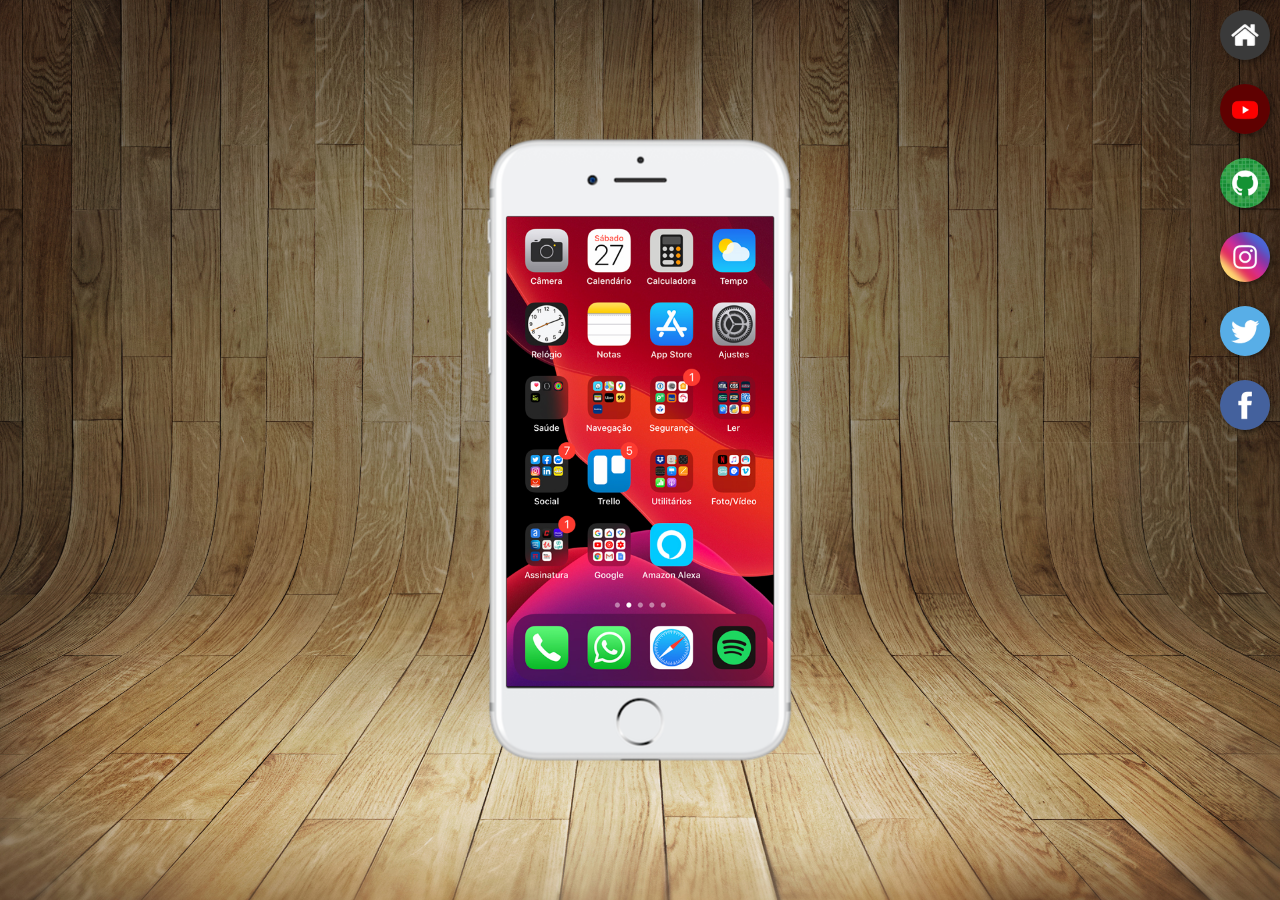
<file: index.html>
<!DOCTYPE html>
<html lang="pt-br">

<head>
    <meta charset="UTF-8">
    <meta name="viewport" content="width=device-width, initial-scale=1.0">
    <link rel="shortcut icon" href="favicon.ico" type="image/x-icon">
    <link rel="stylesheet" href="style/style.css">
    <title>Projeto Rede Sociais</title>
</head>

<body>
    <main>
        <section id="telefone">
            <iframe src="home.html" name="tela" id="tela" frameborder="0">
                Seu Navegador não é compartivel com isso.
            </iframe>
        </section>
        <section id="redes-sociais">
            <a href="home.html" target="tela">
                <img src="imagens/logo-home.jpg" alt="Home">
            </a>
            <a href="youtube.html" target="tela">
                <img src="imagens/logo-youtube.jpg" alt="YouTube">
            </a>
            <a href="githob.html" target="tela">
                <img src="imagens/logo-github.jpg" alt="GitHub">
            </a>
            <a href="Instagram.html" target="tela">
                <img src="imagens/logo-instagram.jpg" alt="Instagram">
            </a>
            <a href="twitter.html" target="tela">
                <img src="imagens/logo-twitter.jpg" alt="Twitter">
            </a>
            <a href="facebook.html" target="tela">
                <img src="imagens/logo-facebook.jpg" alt="Facebook">
            </a>
        </section>
    </main>
</body>

</html>
</file>
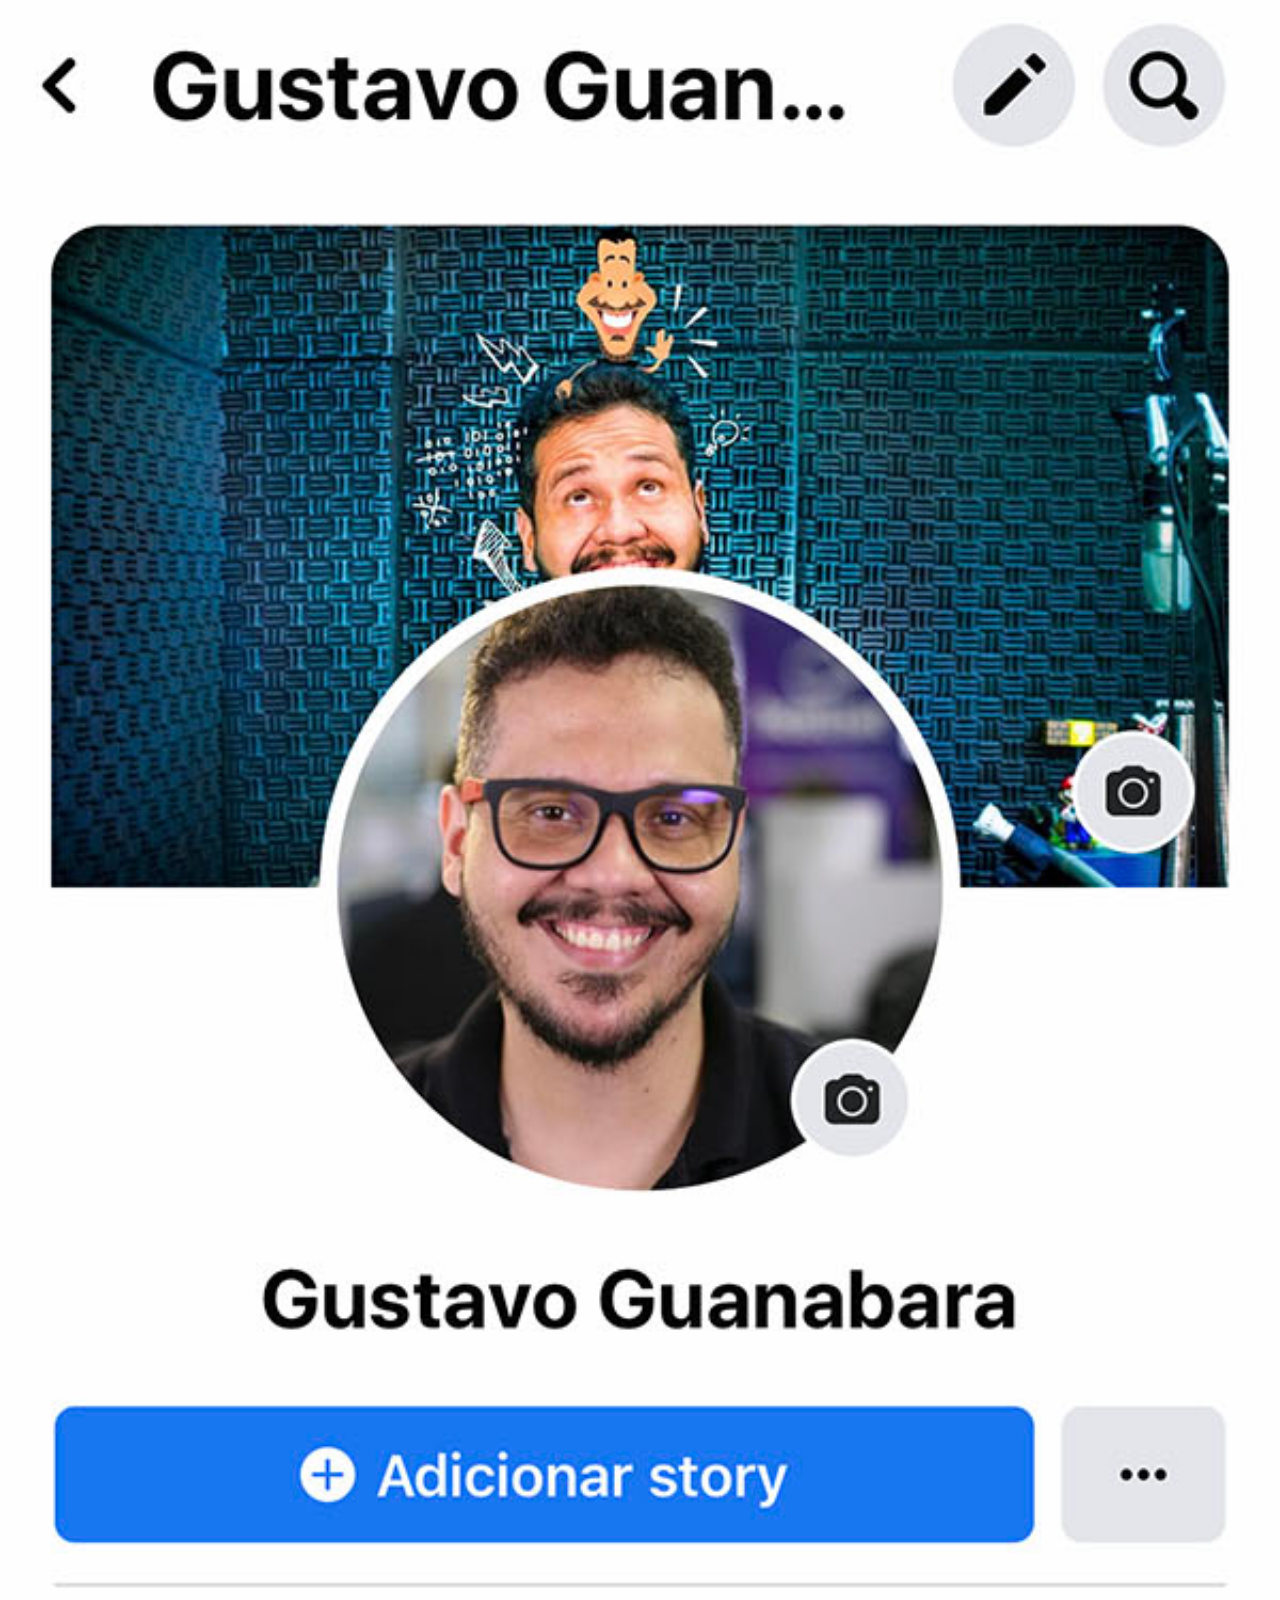
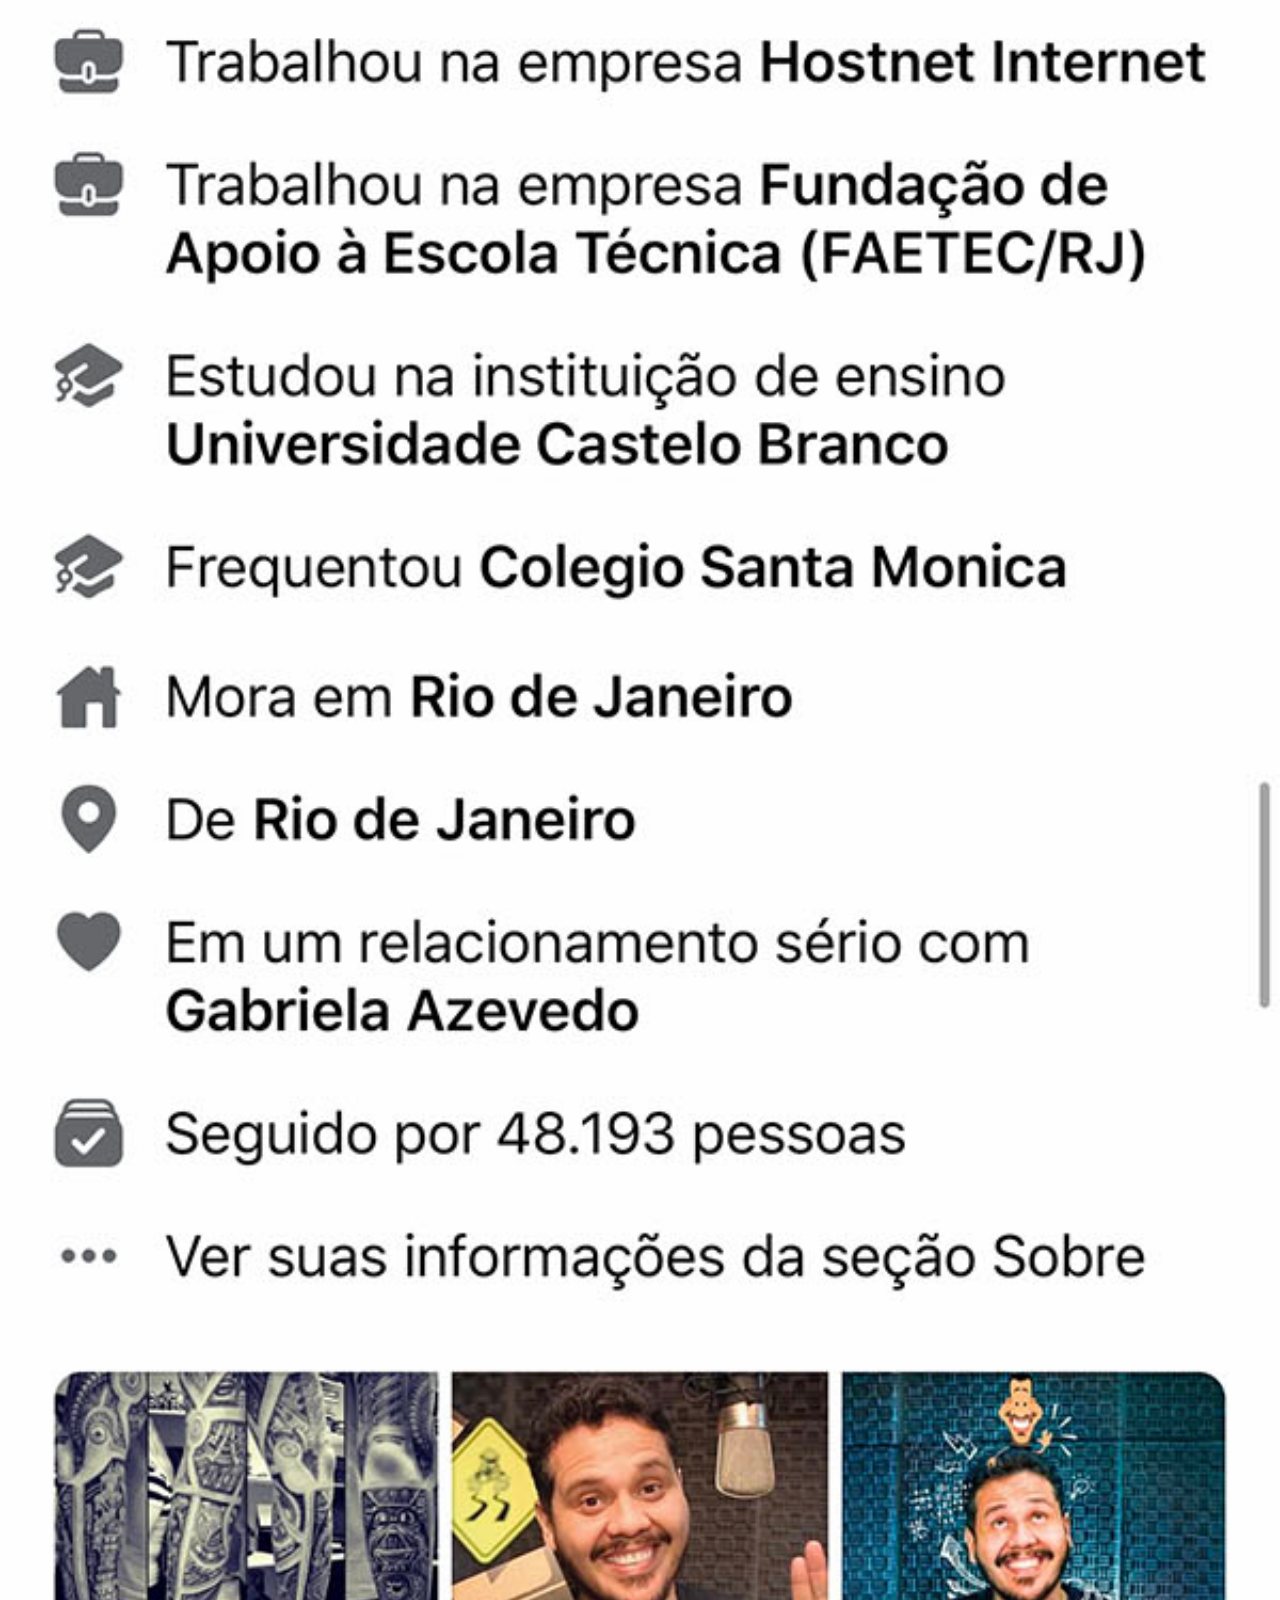
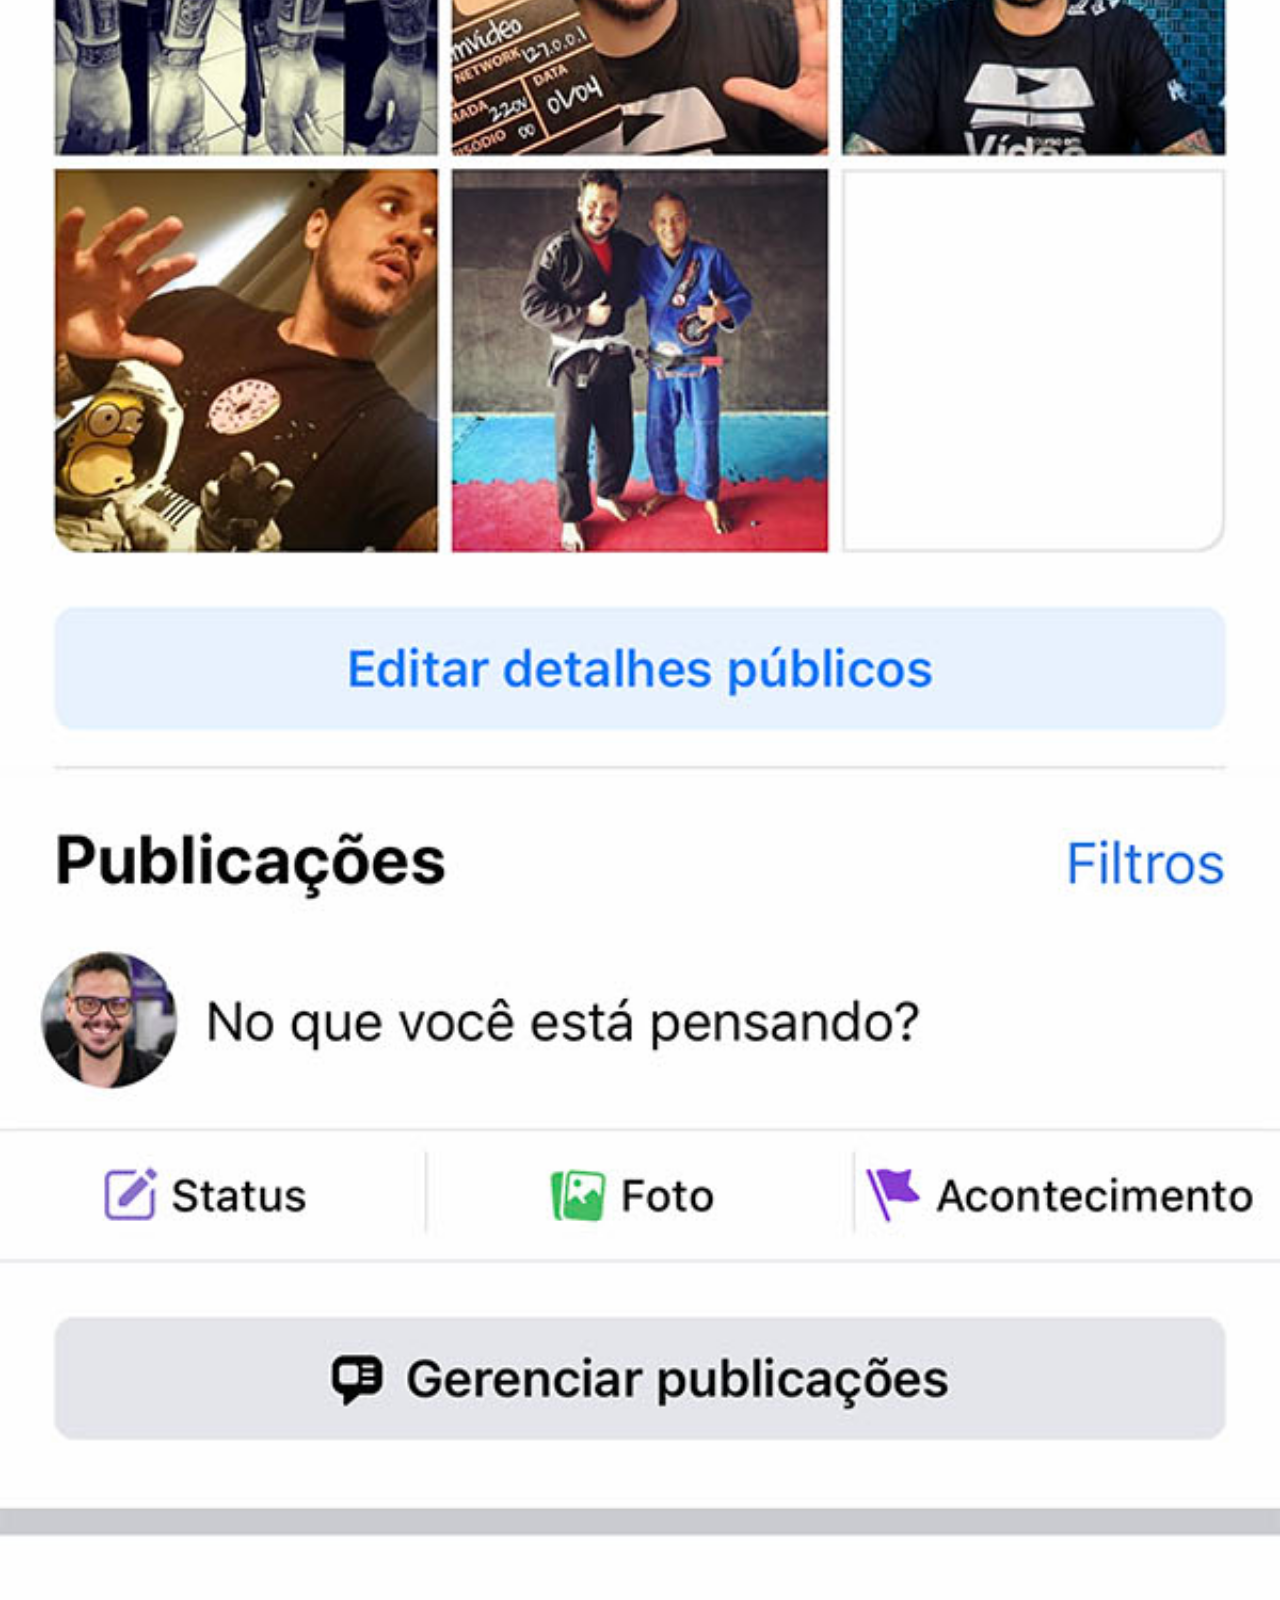
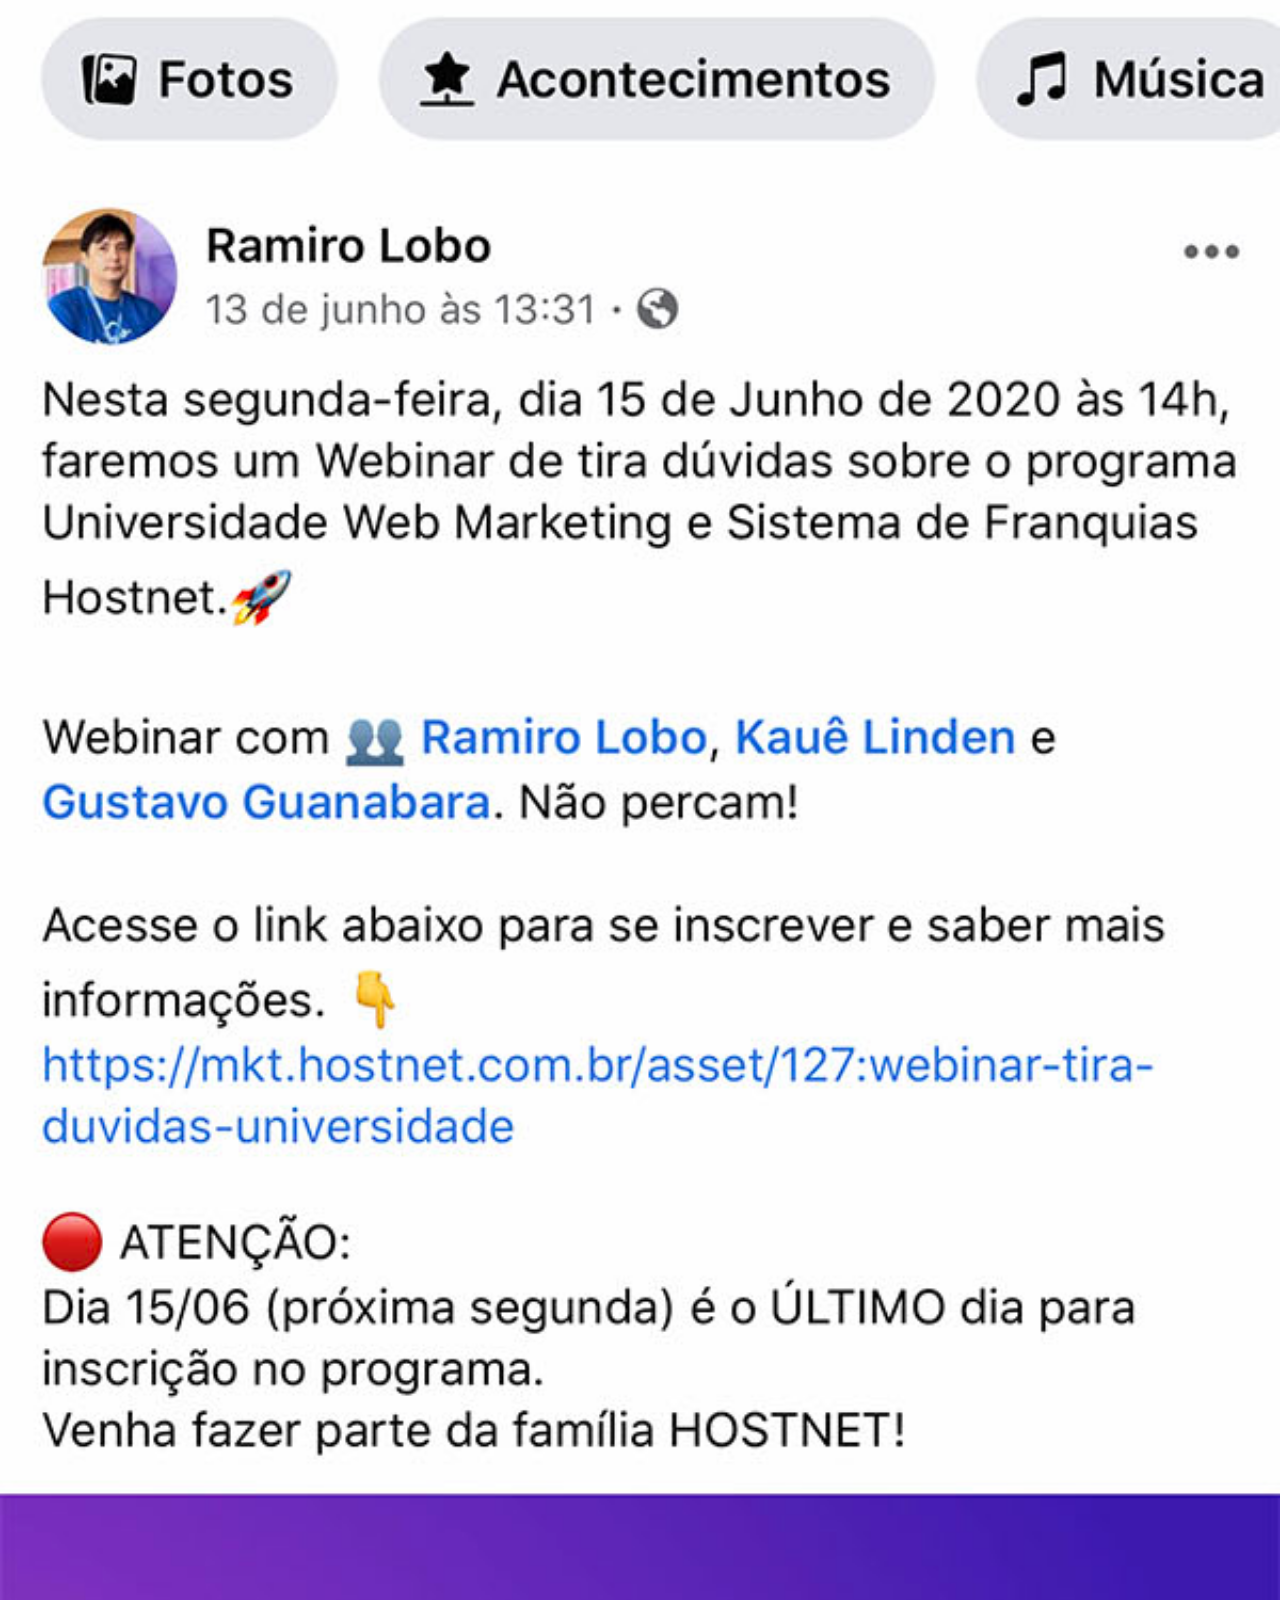
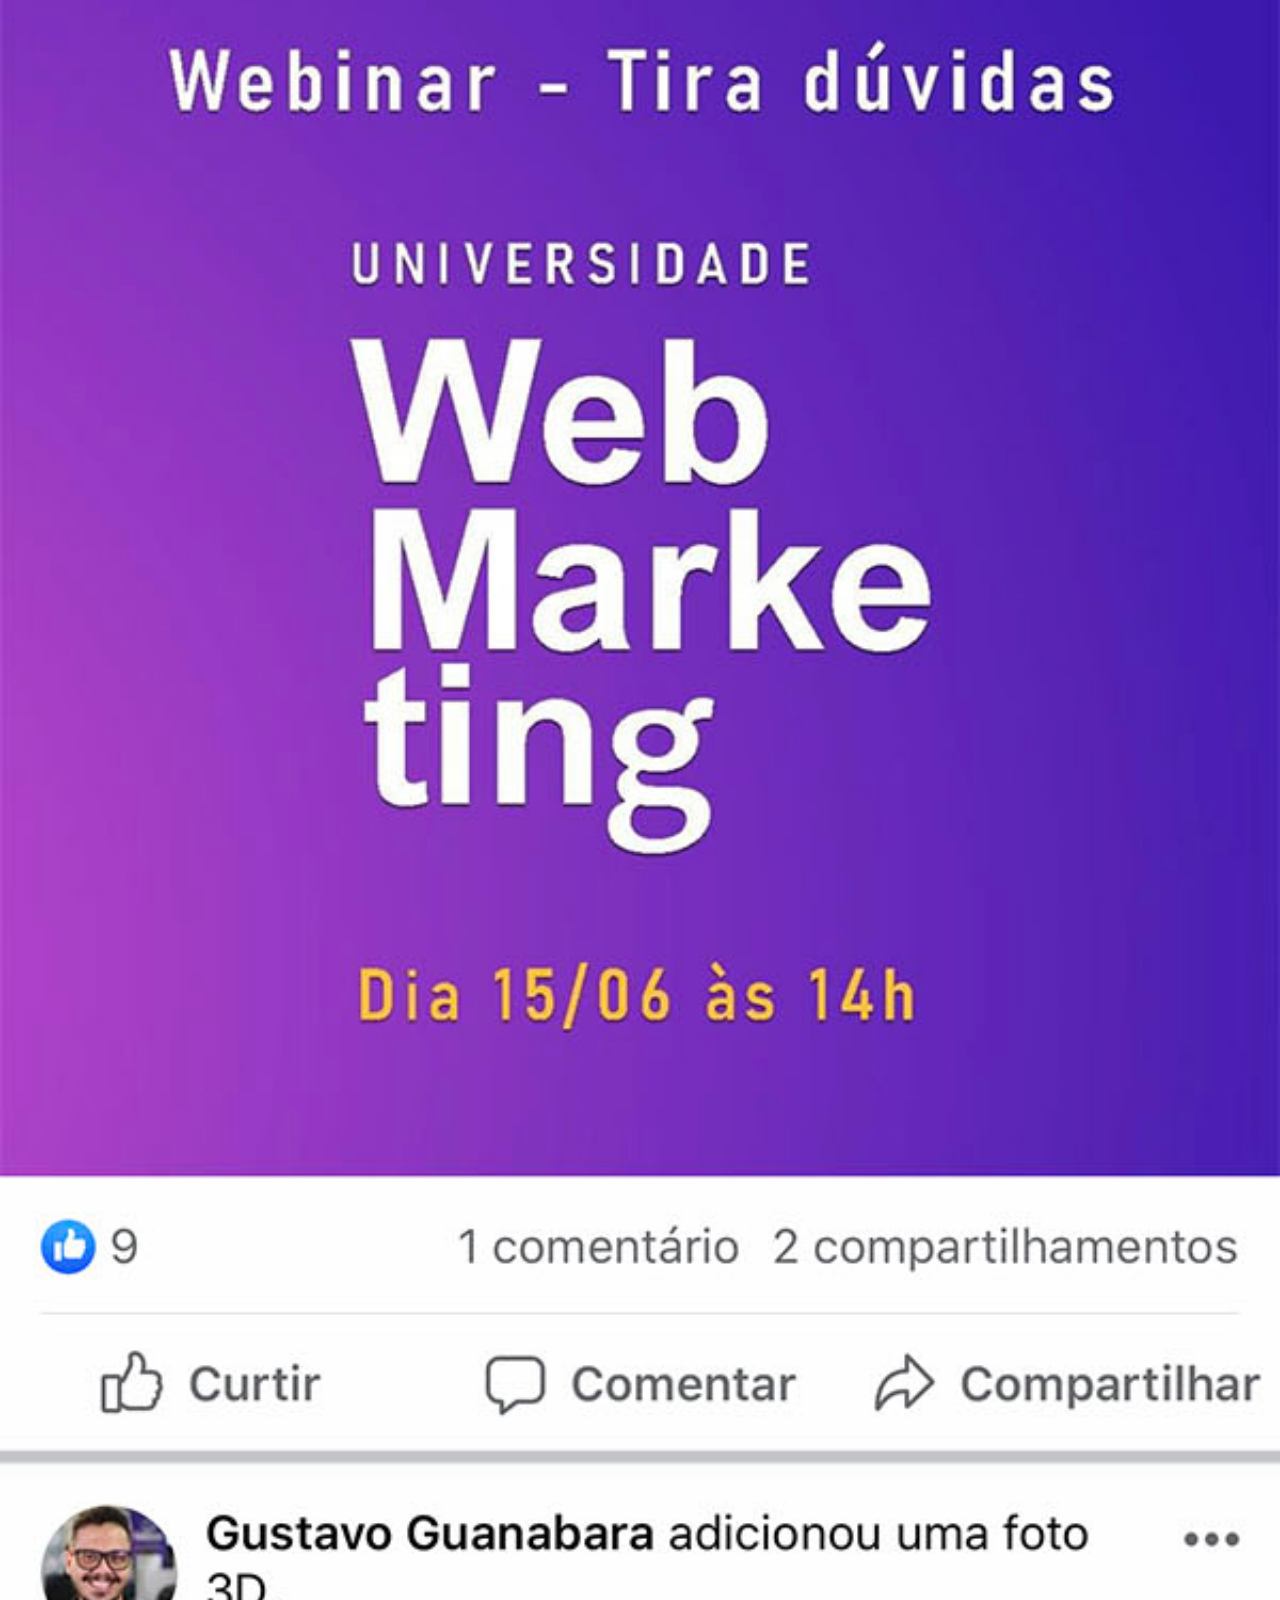
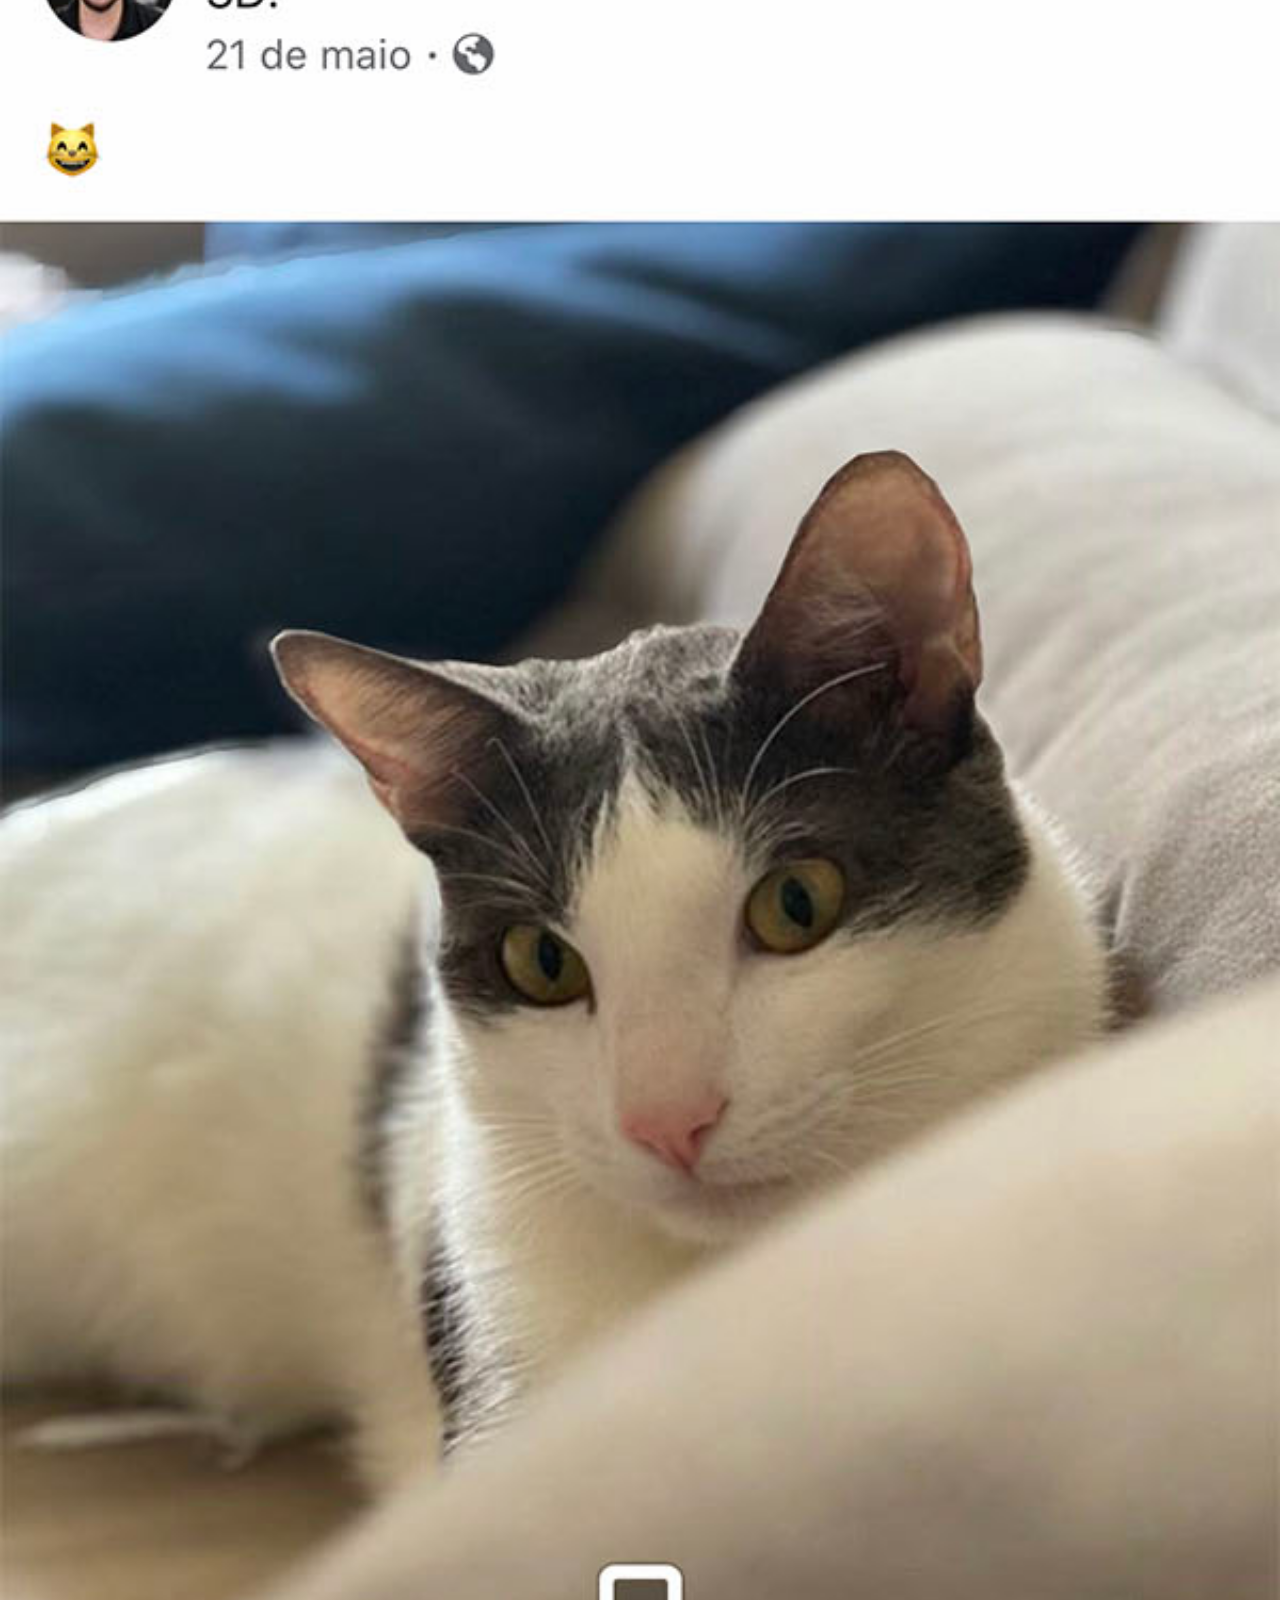
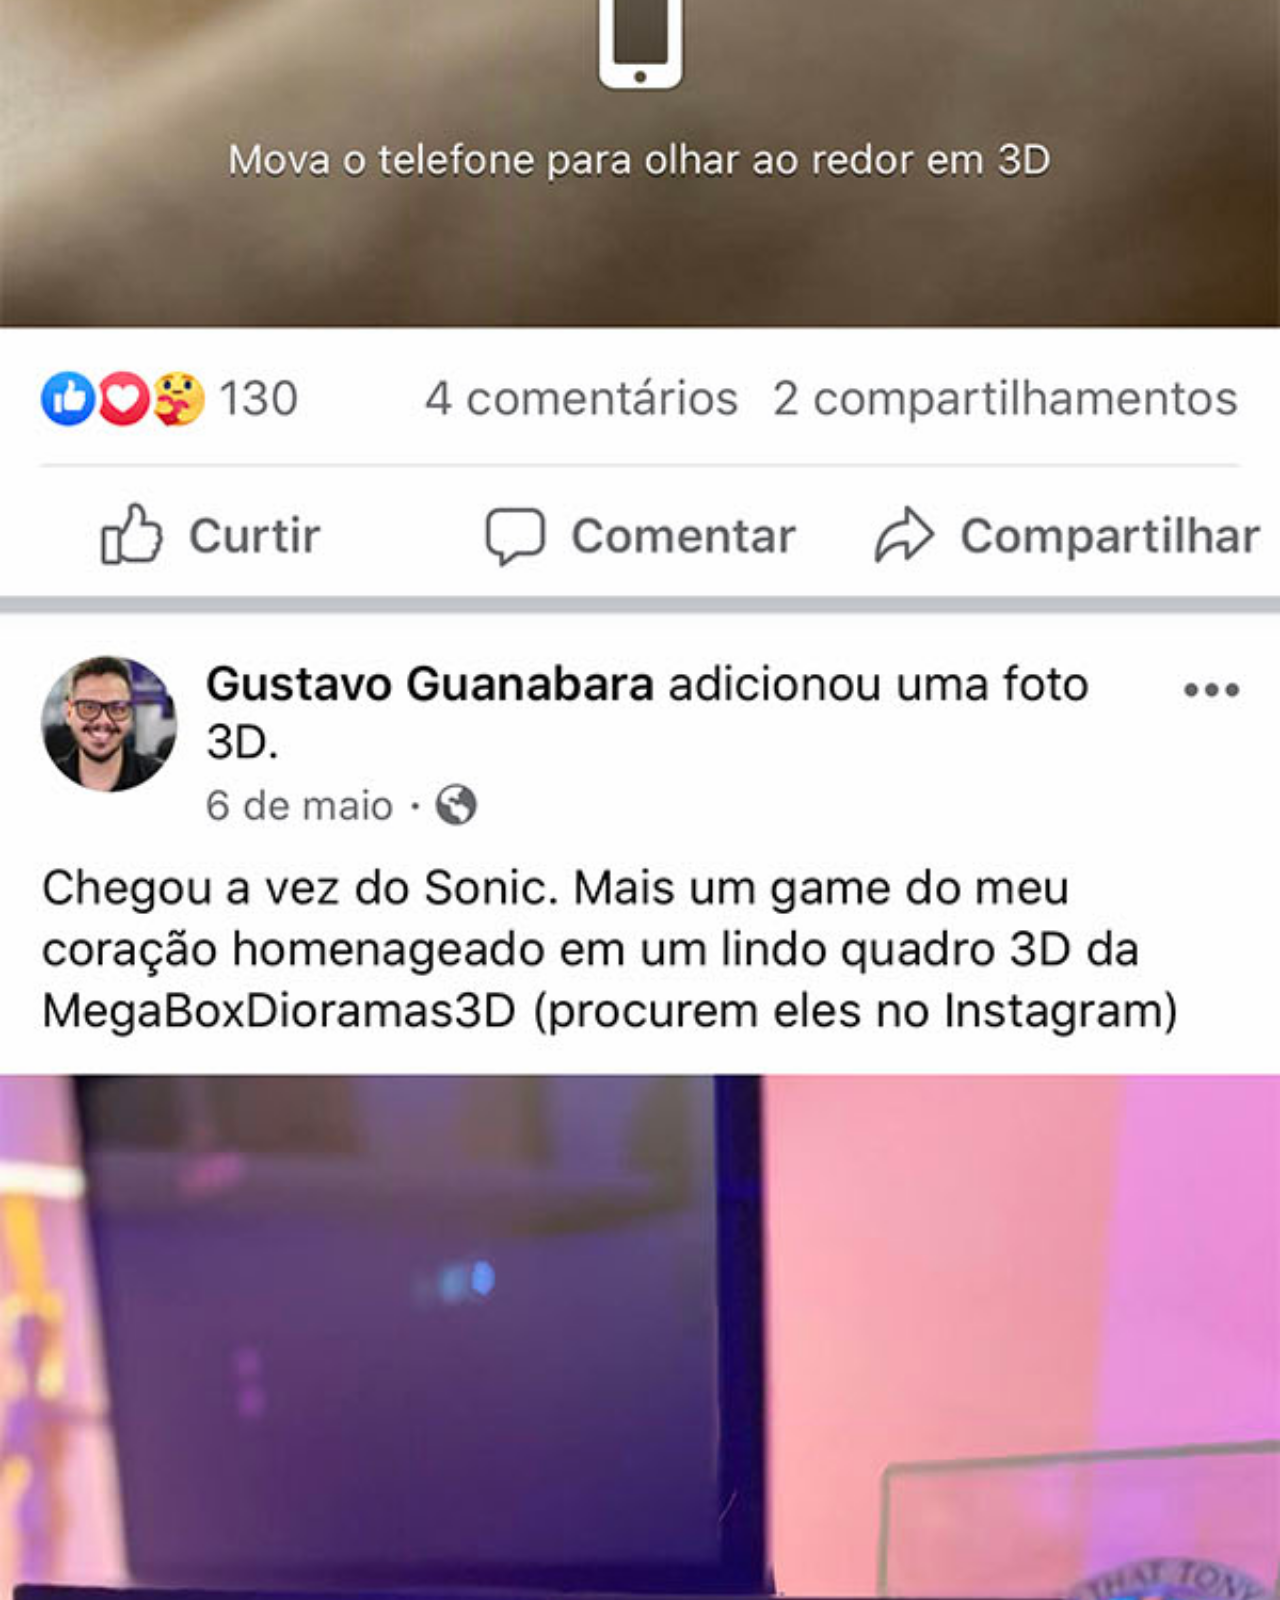
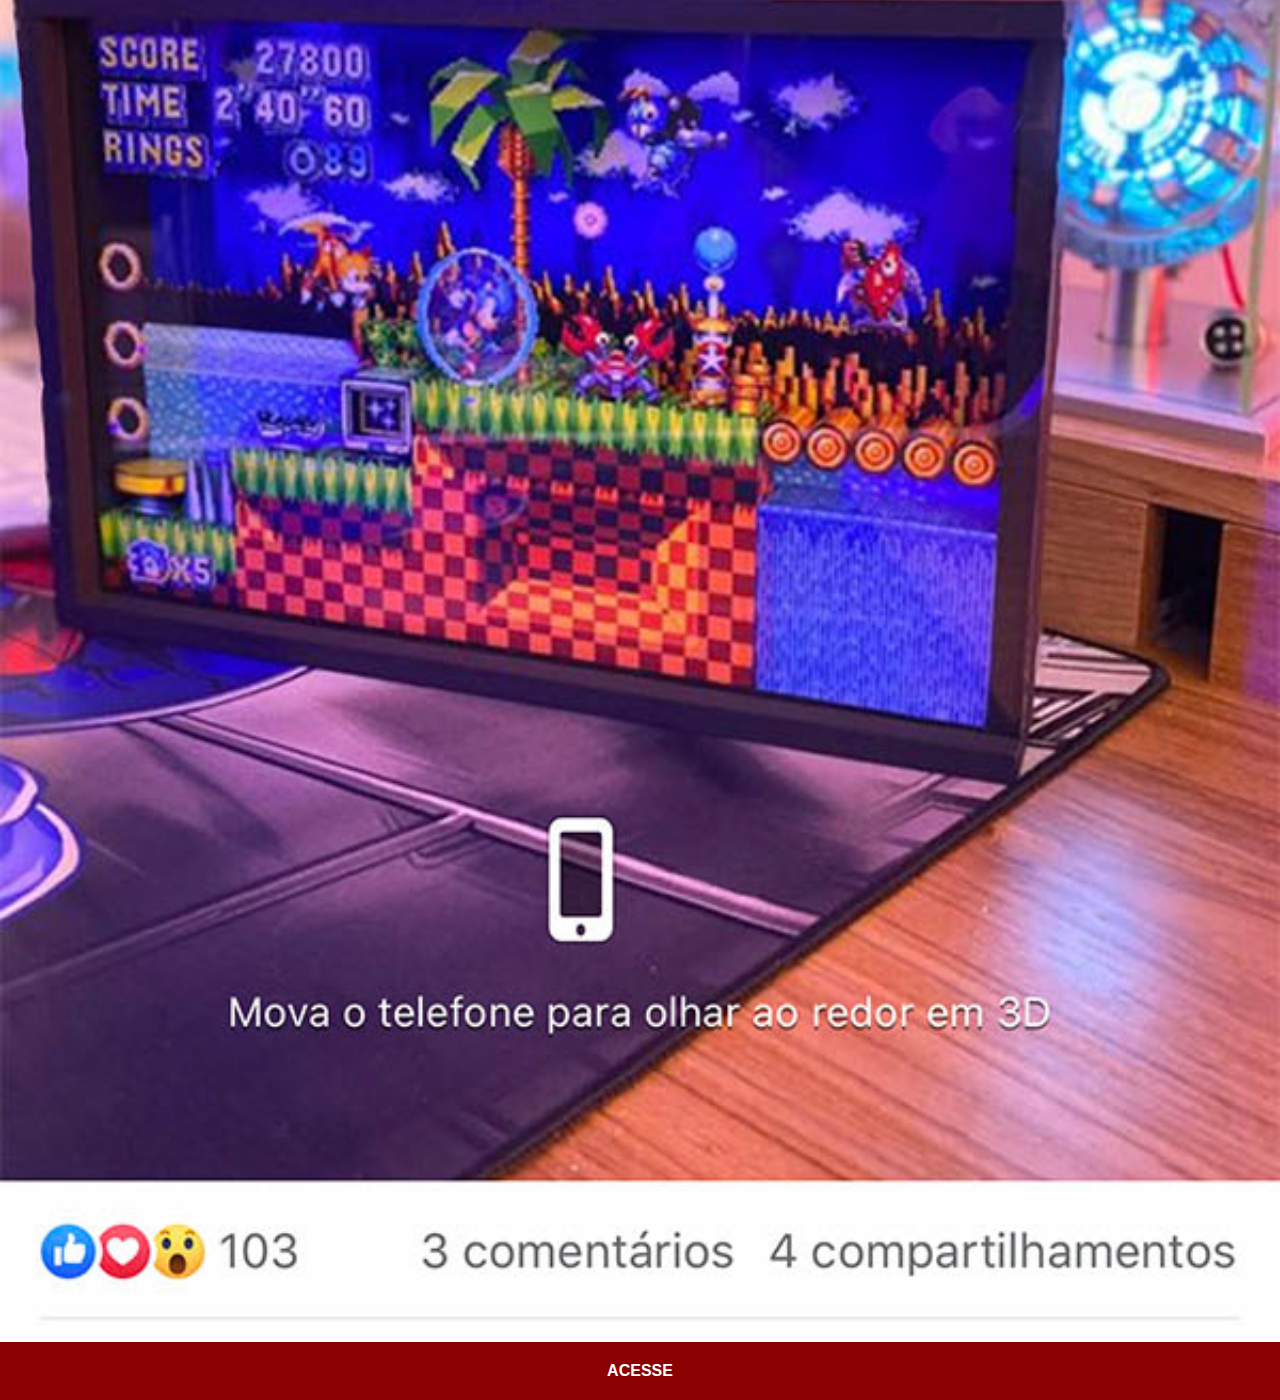
<file: facebook.html>
<!DOCTYPE html>
<html lang="pt-br">
<head>
    <meta charset="UTF-8">
    <meta name="viewport" content="width=device-width, initial-scale=1.0">
    <title>Facebook</title>
    <link rel="stylesheet" href="style/social.css">
</head>
<body>
    <img src="imagens/tela-facebook.jpg" alt="Facebook">
    <a href="https://www.facebook.com/gustavoguanabara" target="_blank">ACESSE</a>
</body>
</html>
</file>
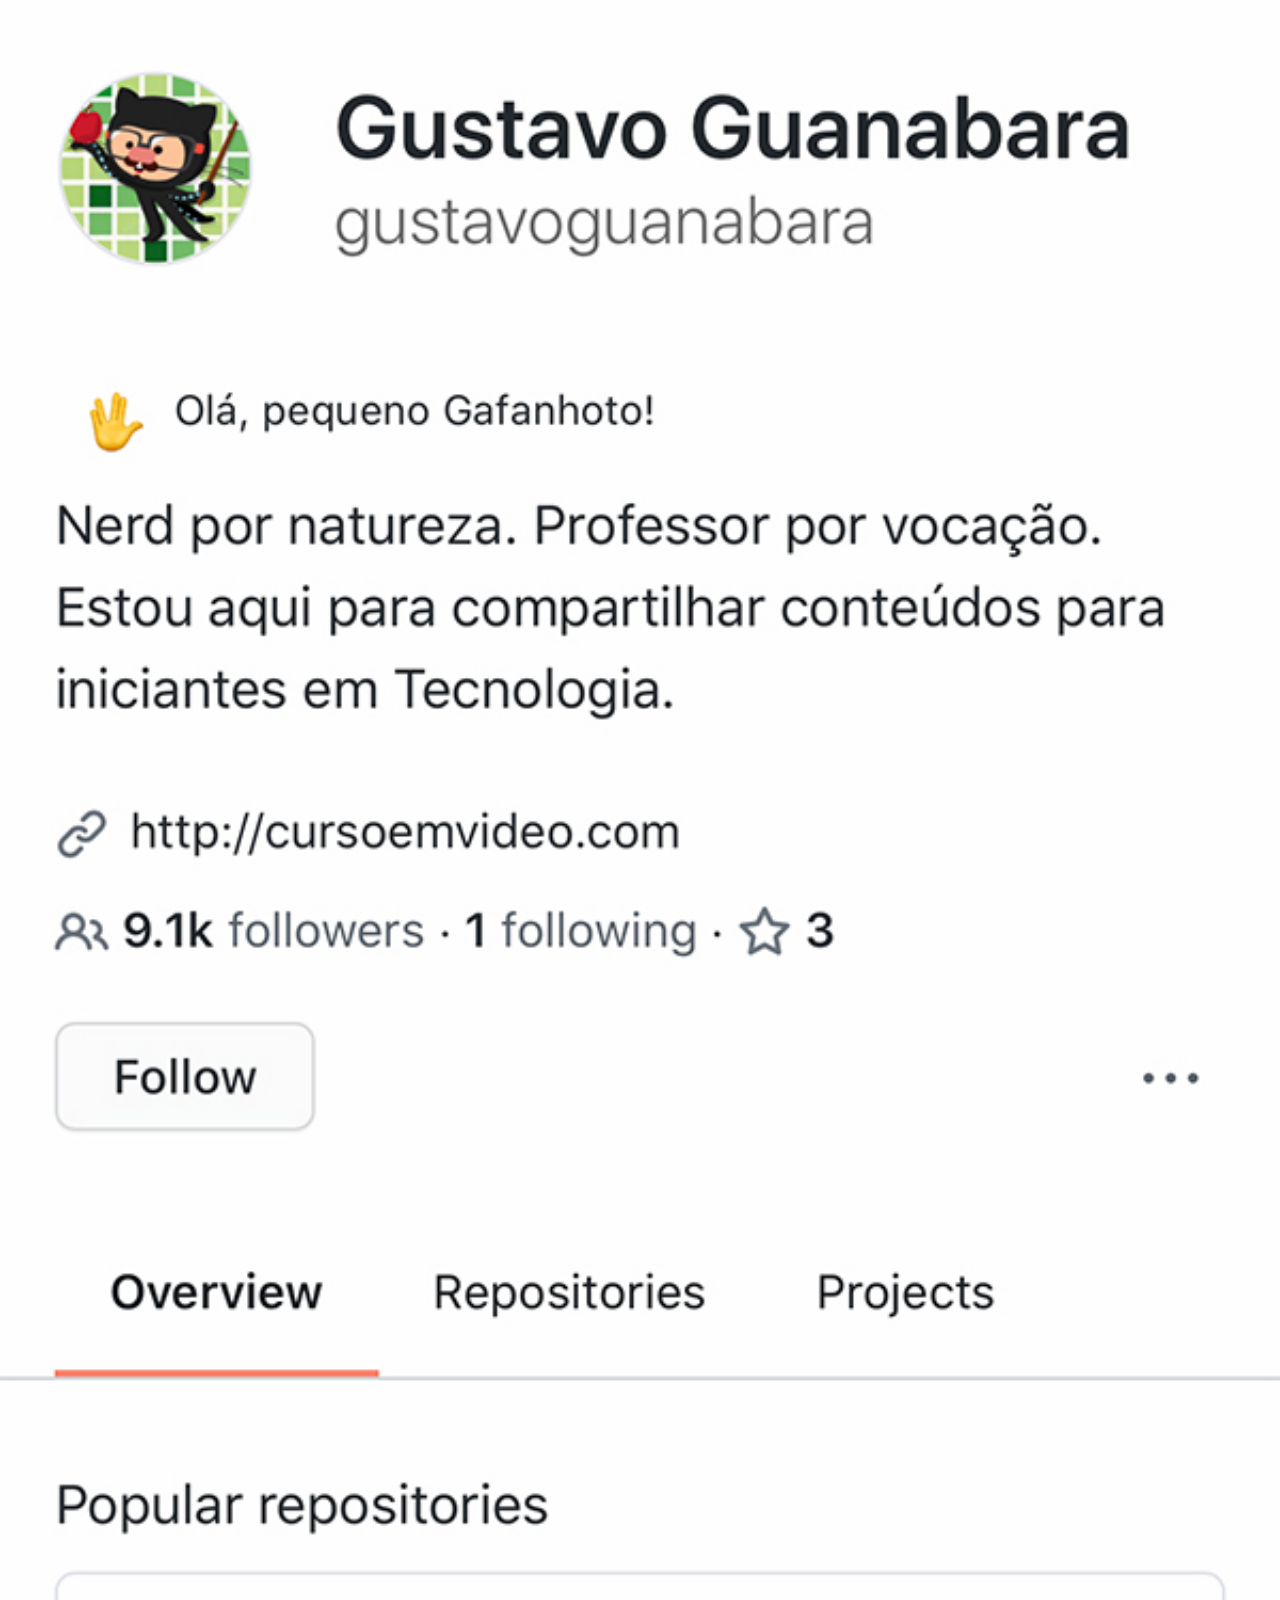
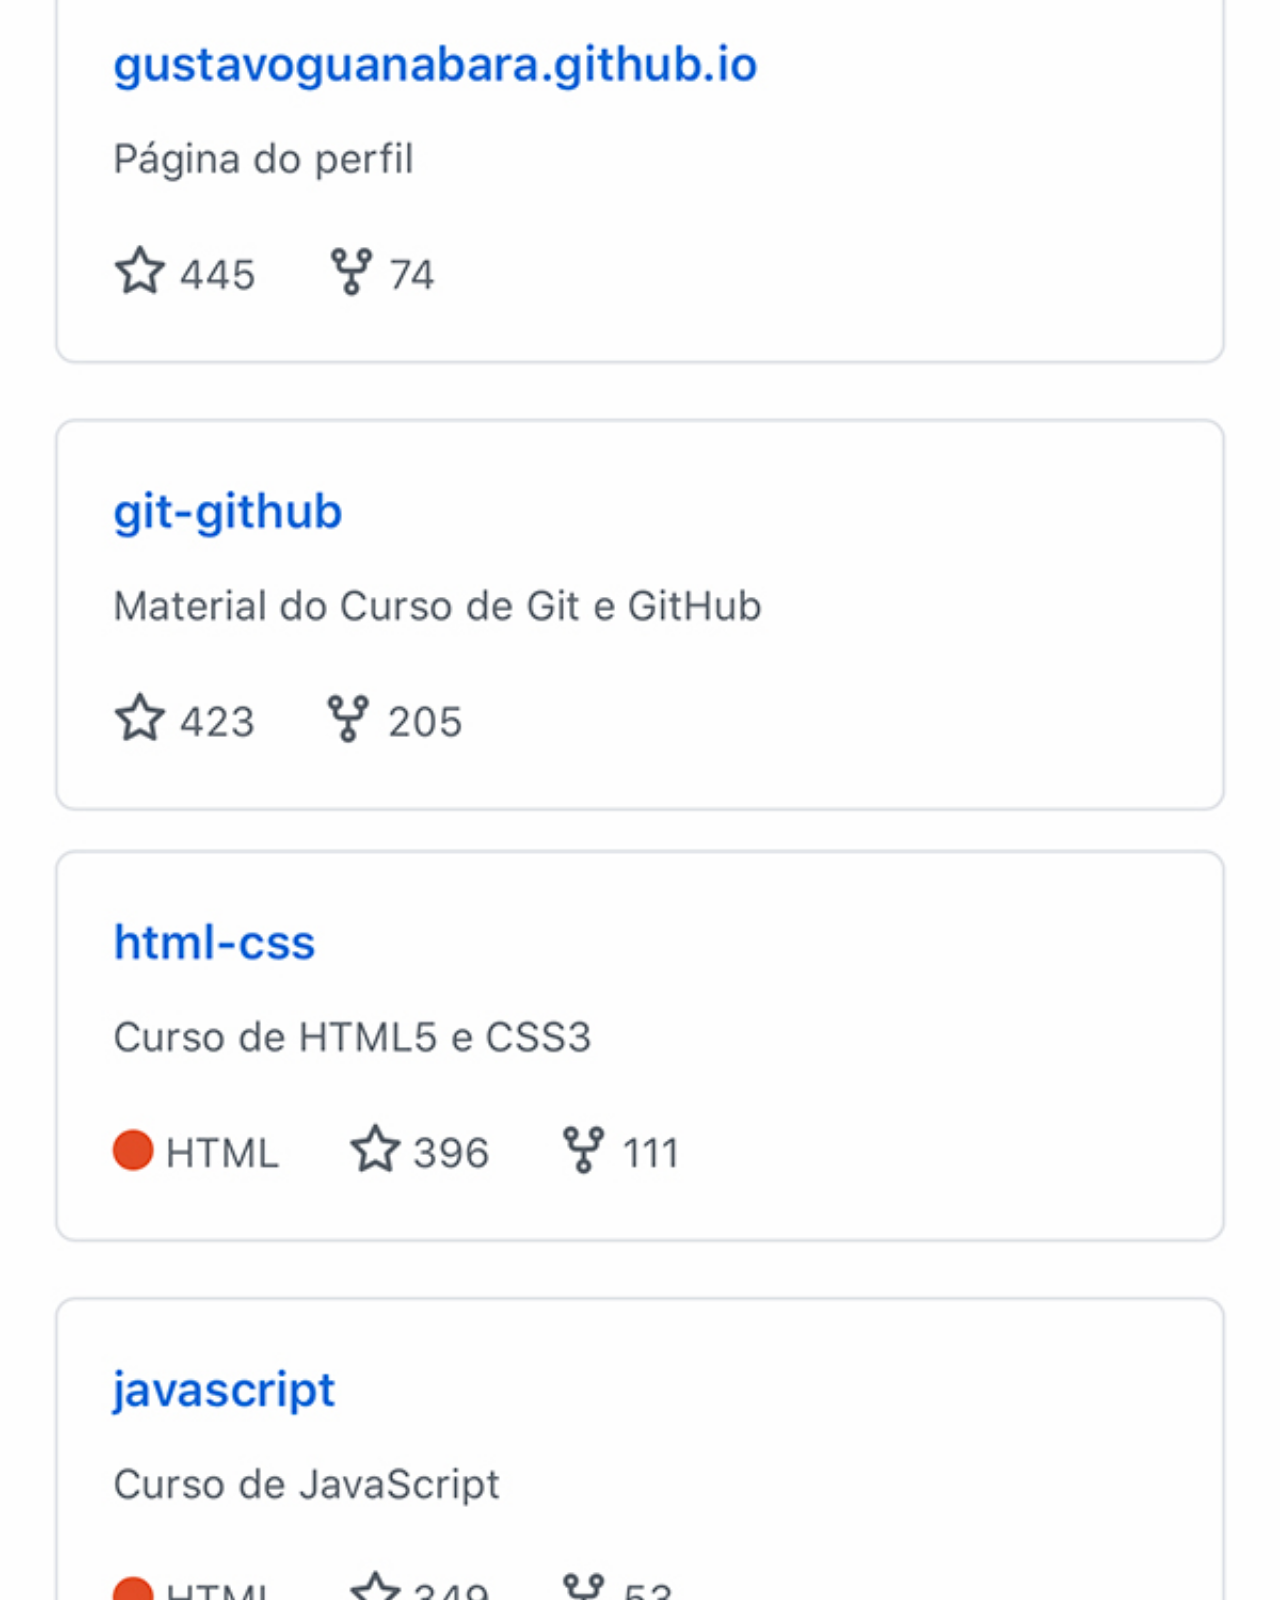
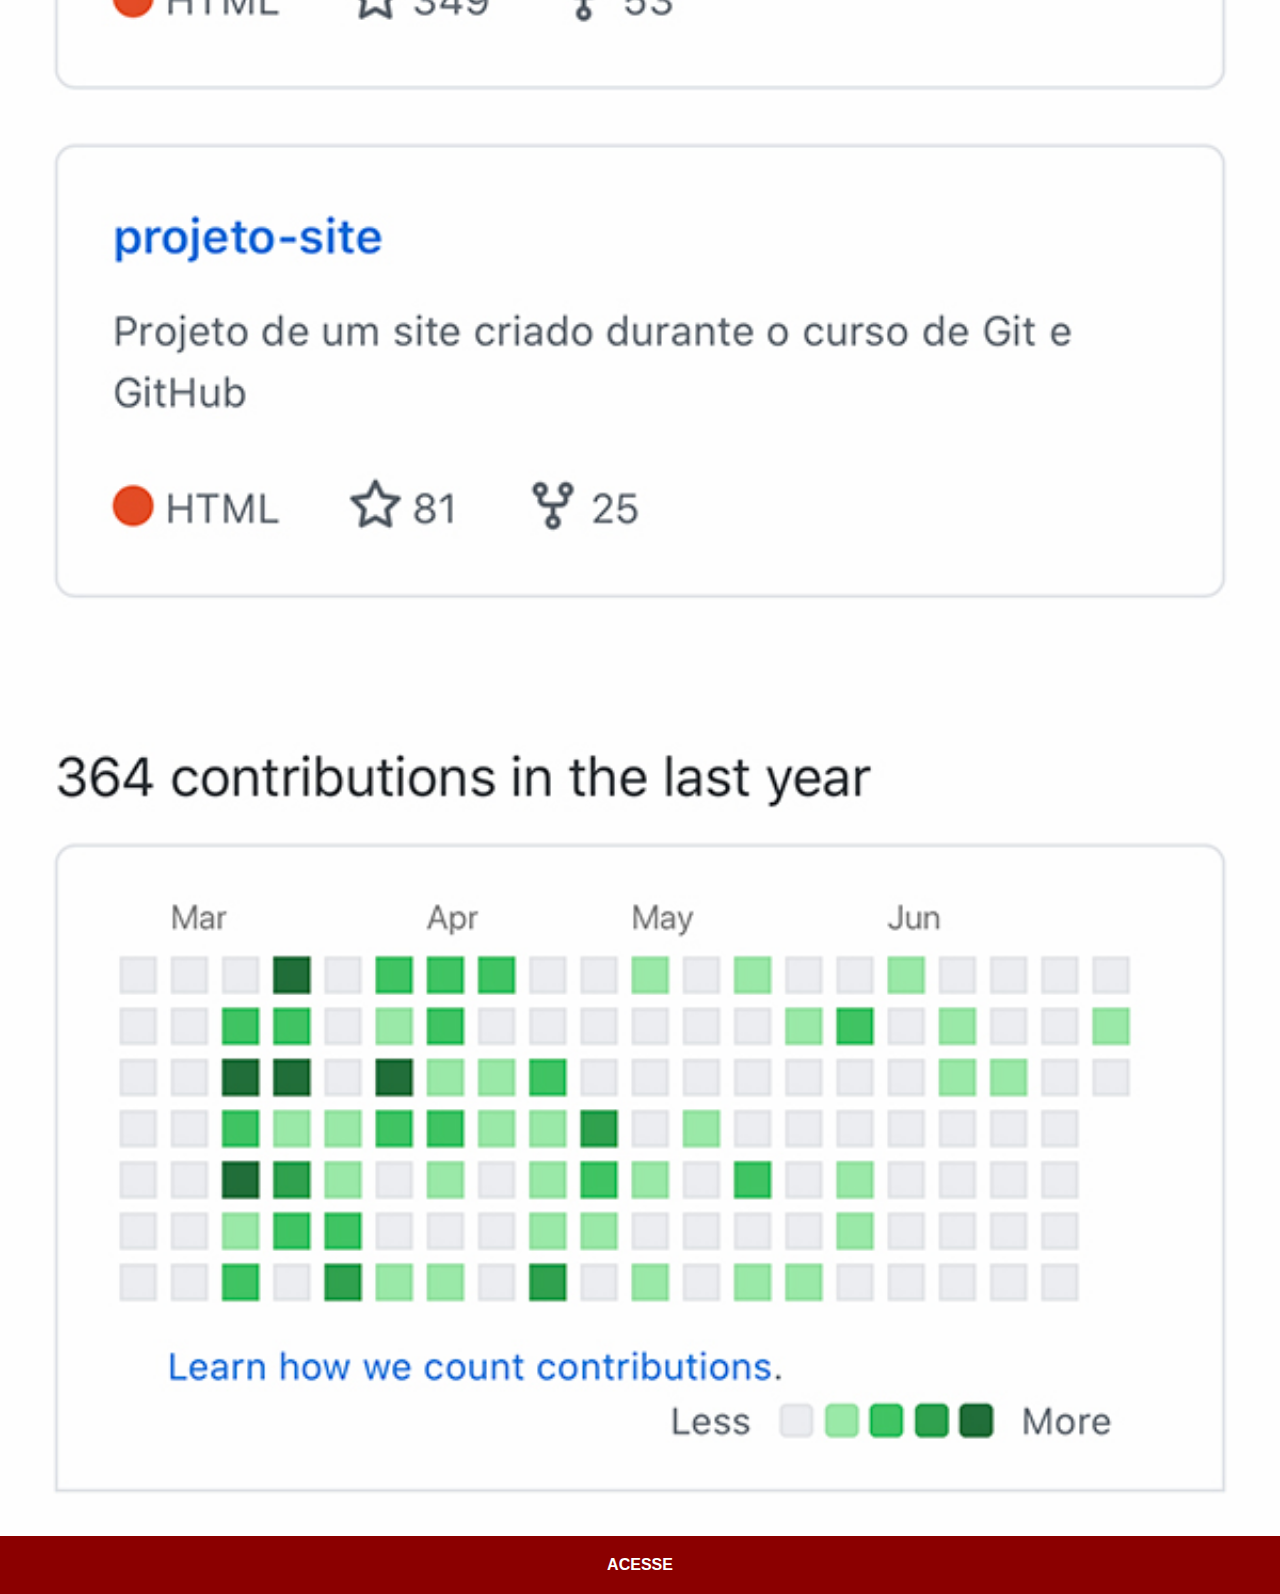
<file: githob.html>
<!DOCTYPE html>
<html lang="pt-br">
<head>
    <meta charset="UTF-8">
    <meta name="viewport" content="width=device-width, initial-scale=1.0">
    <title>GitHub</title>
    <link rel="stylesheet" href="style/social.css">
</head>
<body>
    <img src="imagens/tela-github.jpg" alt="GitHub">
    <a href="https://github.com/gustavoguanabara" target="_blank">ACESSE</a>
</body>
</html>
</file>
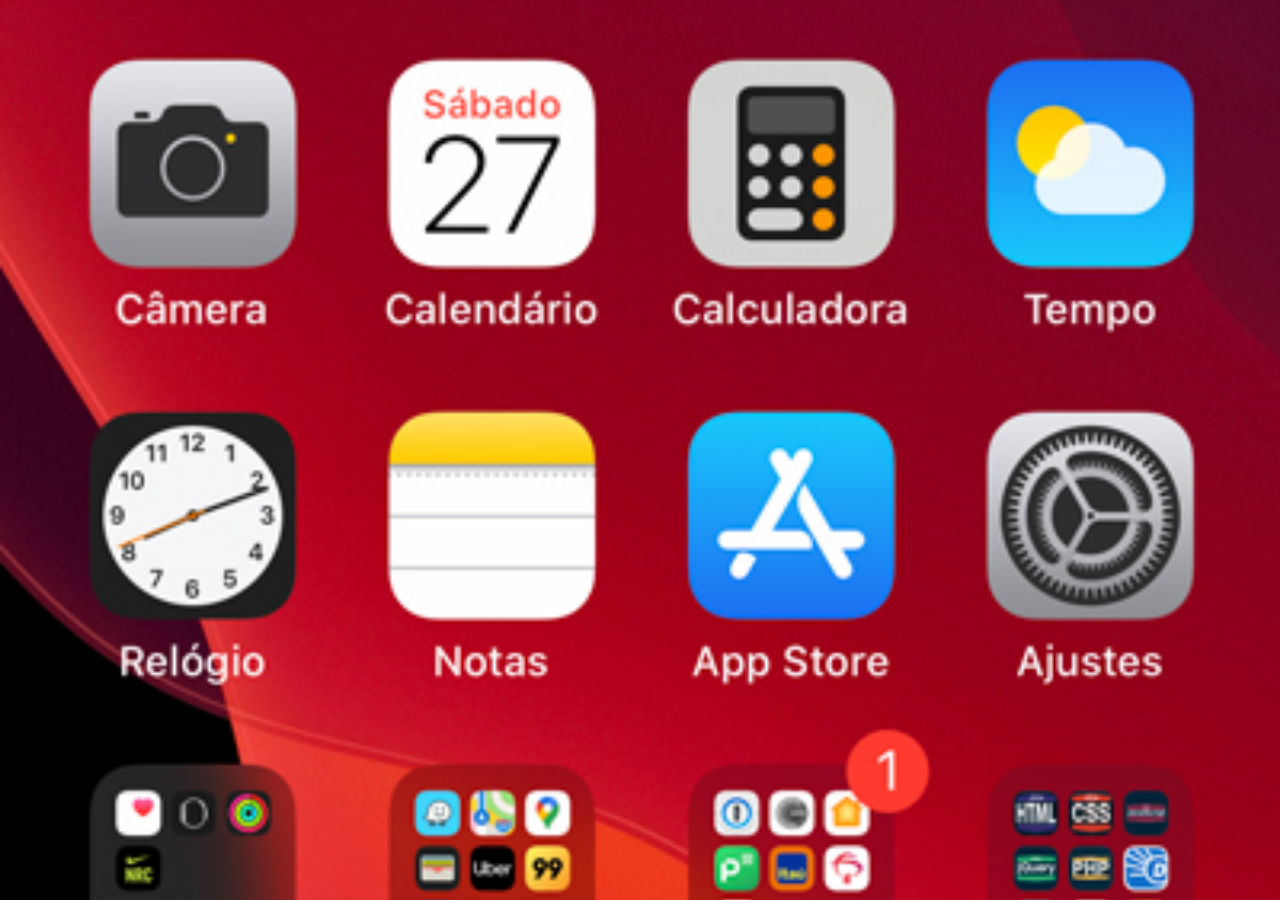
<file: home.html>
<!DOCTYPE html>
<html lang="pt-br">
<head>
    <meta charset="UTF-8">
    <meta name="viewport" content="width=device-width, initial-scale=1.0">
    <title>Home</title>
</head>
<style>
    *{
        margin: 0;
        padding: 0;
    }

    body{
        width: 100vw;
        height: 100vh;
        background: black url('imagens/tela-home.jpg') no-repeat top center;
        background-size: cover;
    }
</style>
<body>
    
</body>
</html>
</file>
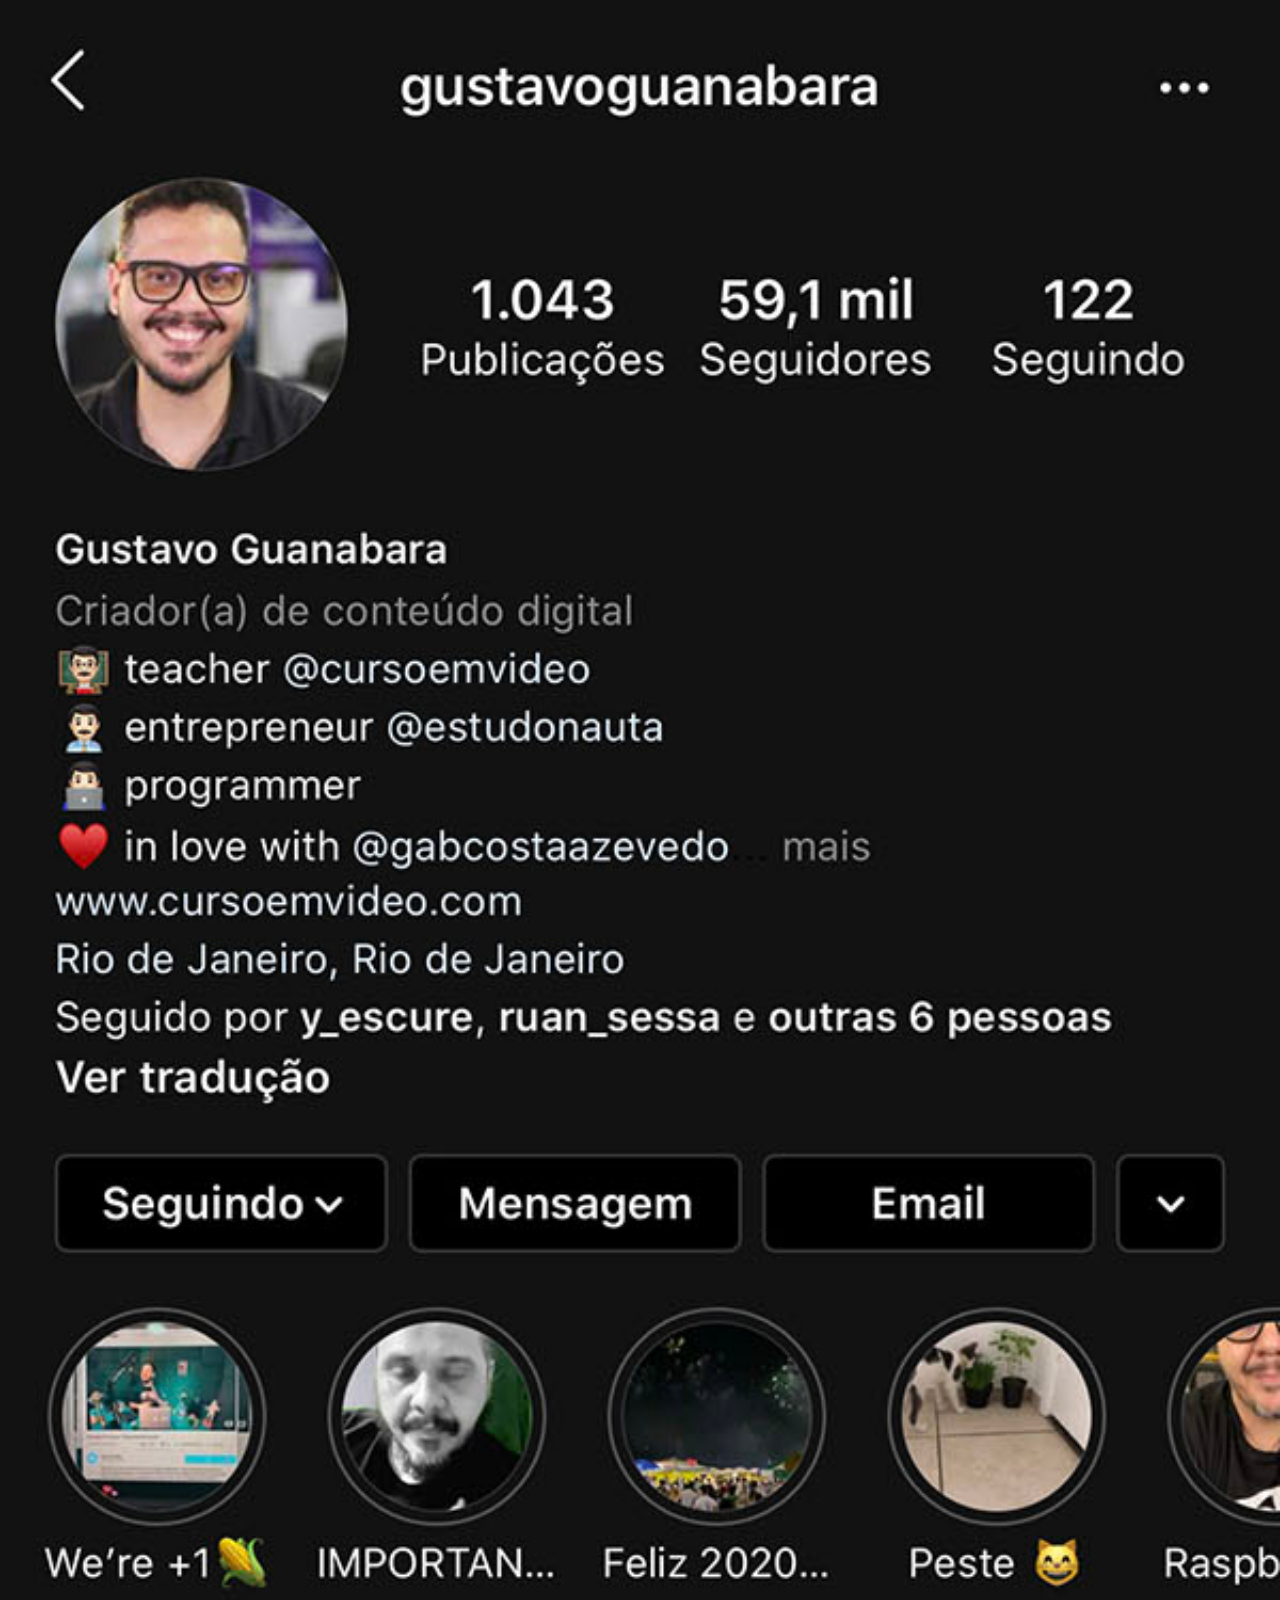
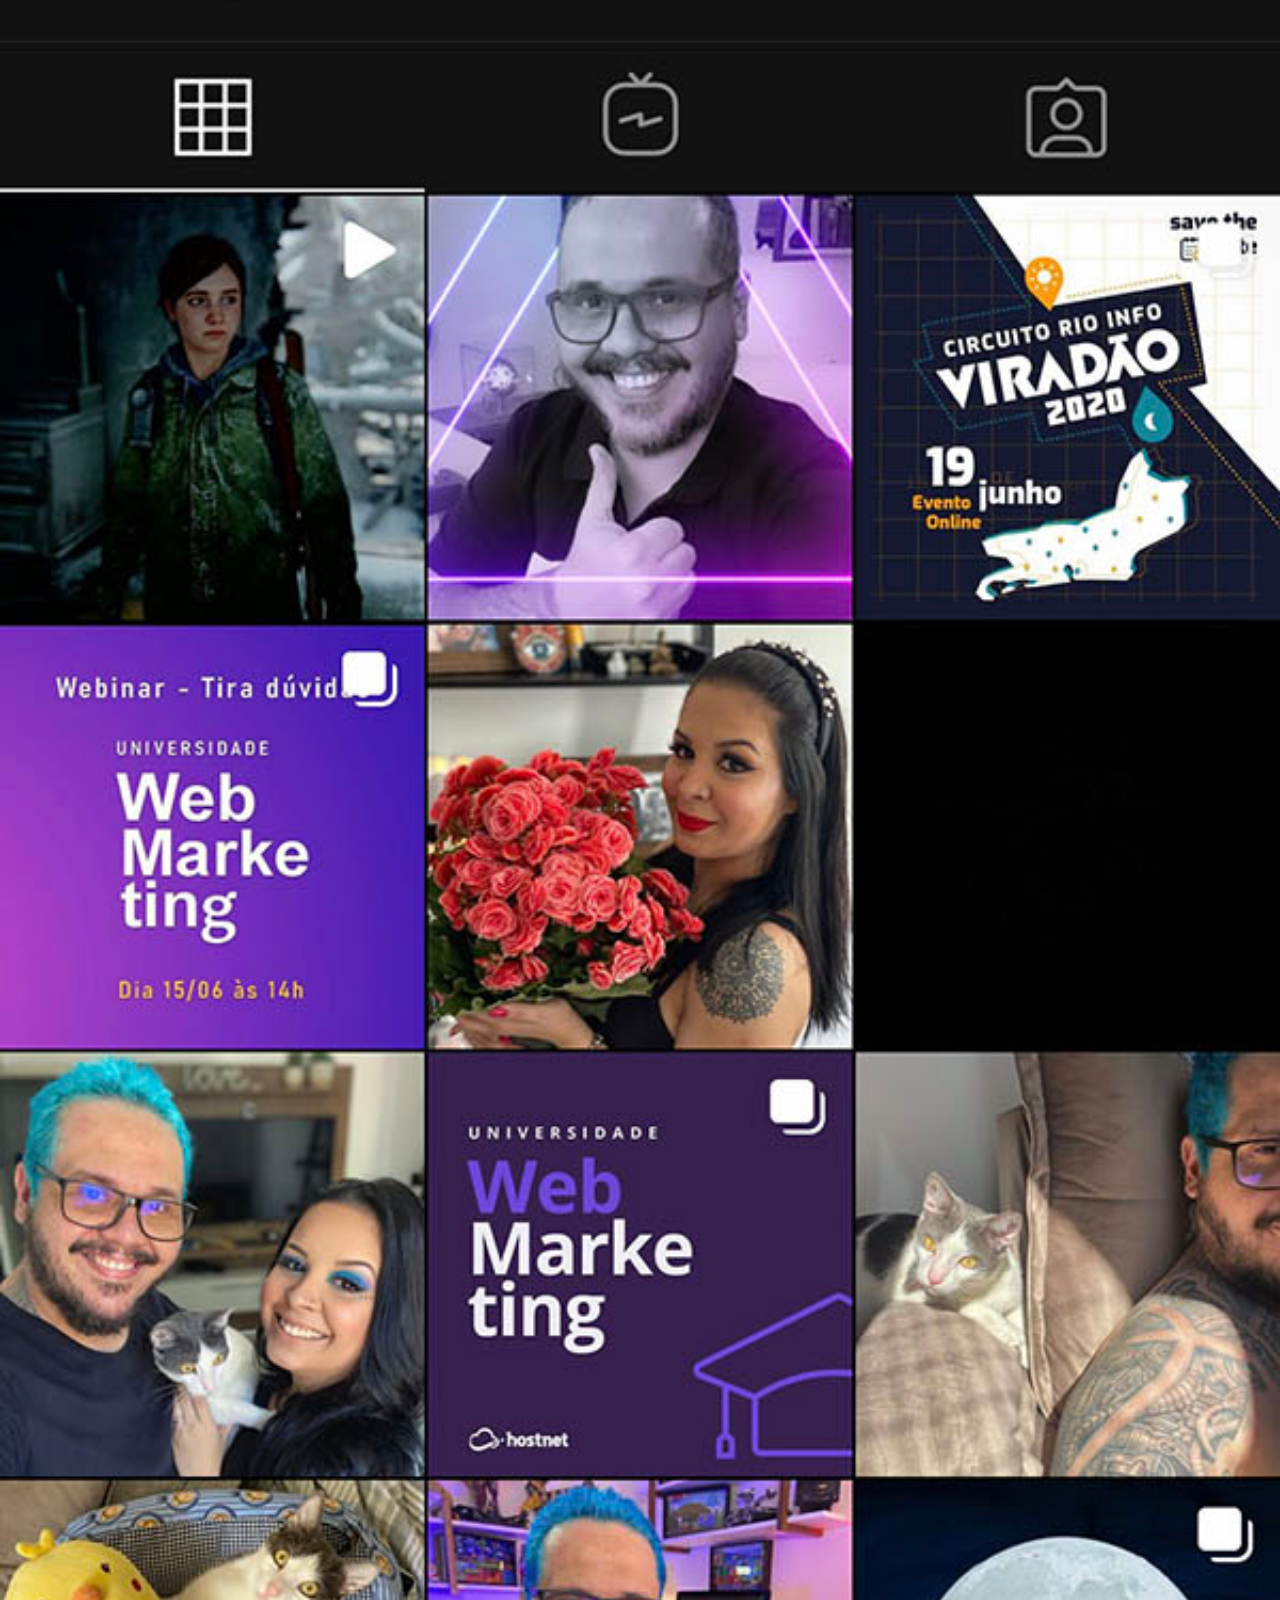
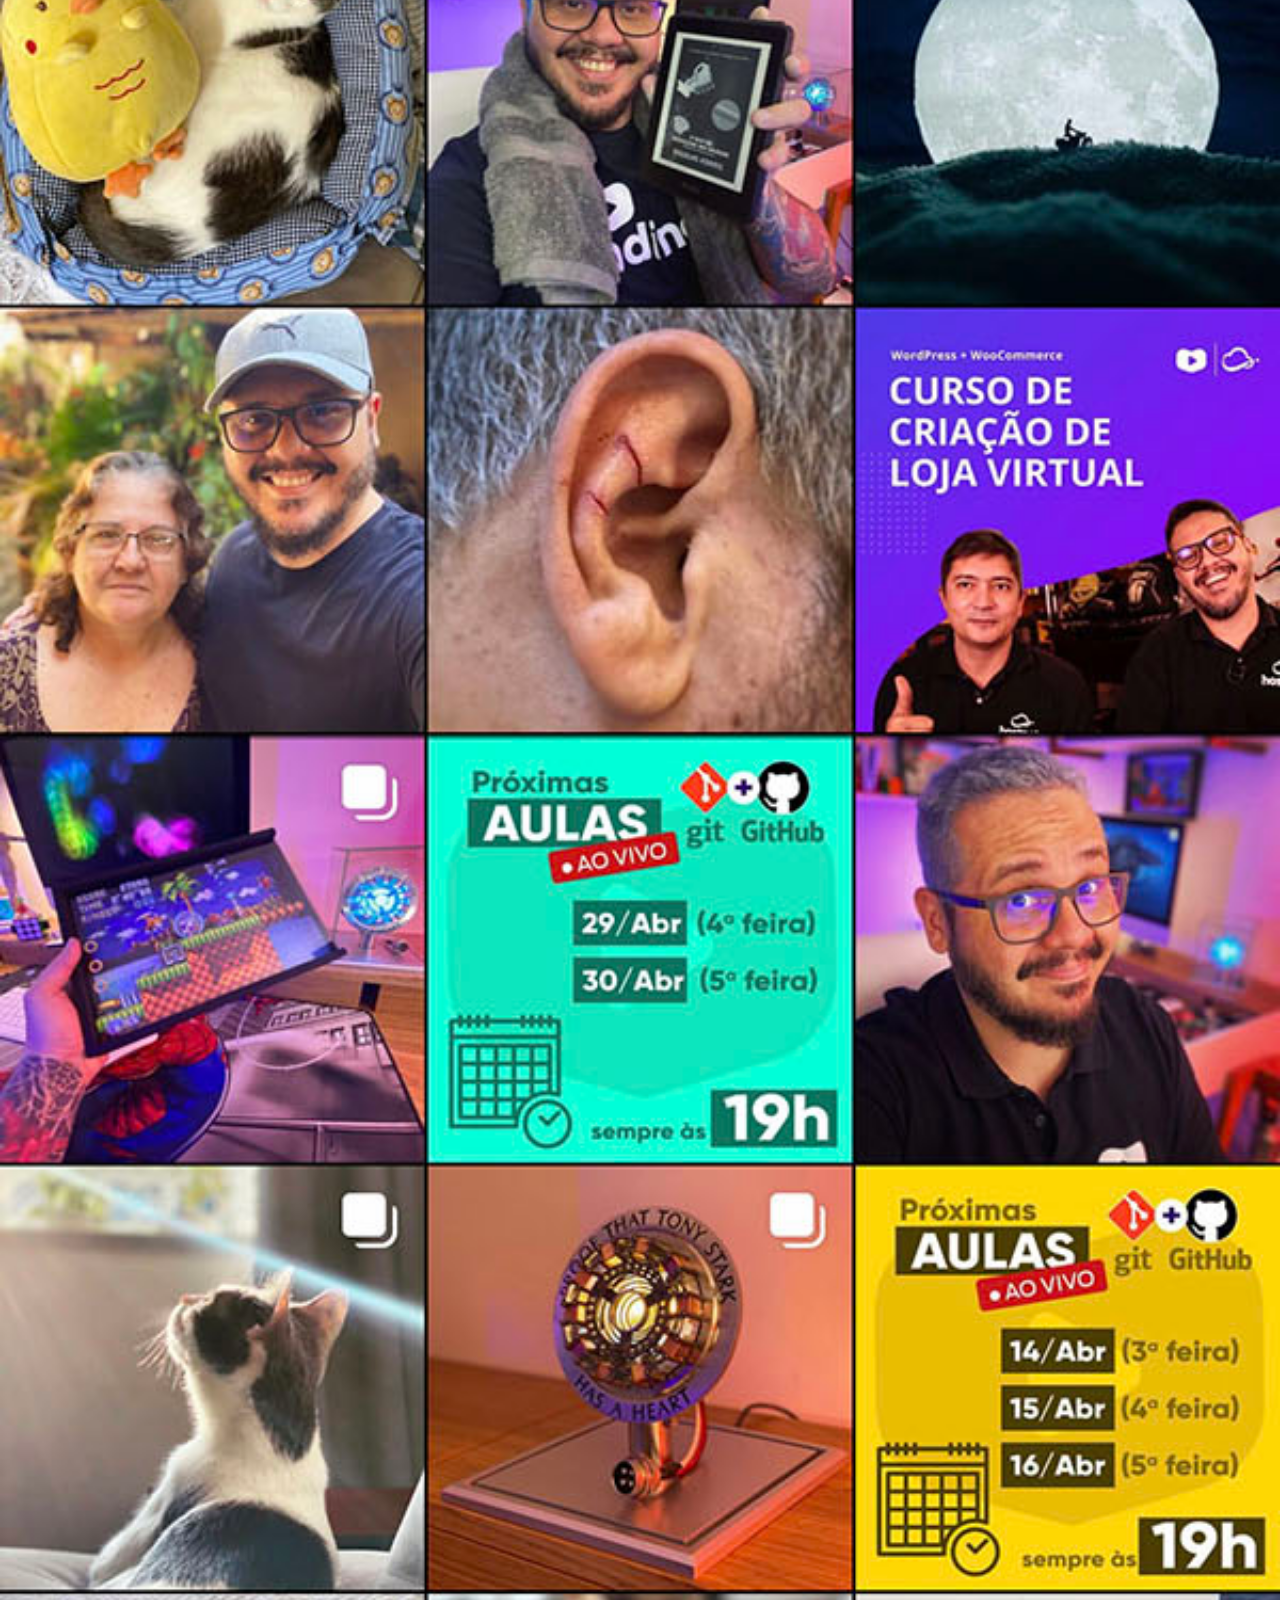
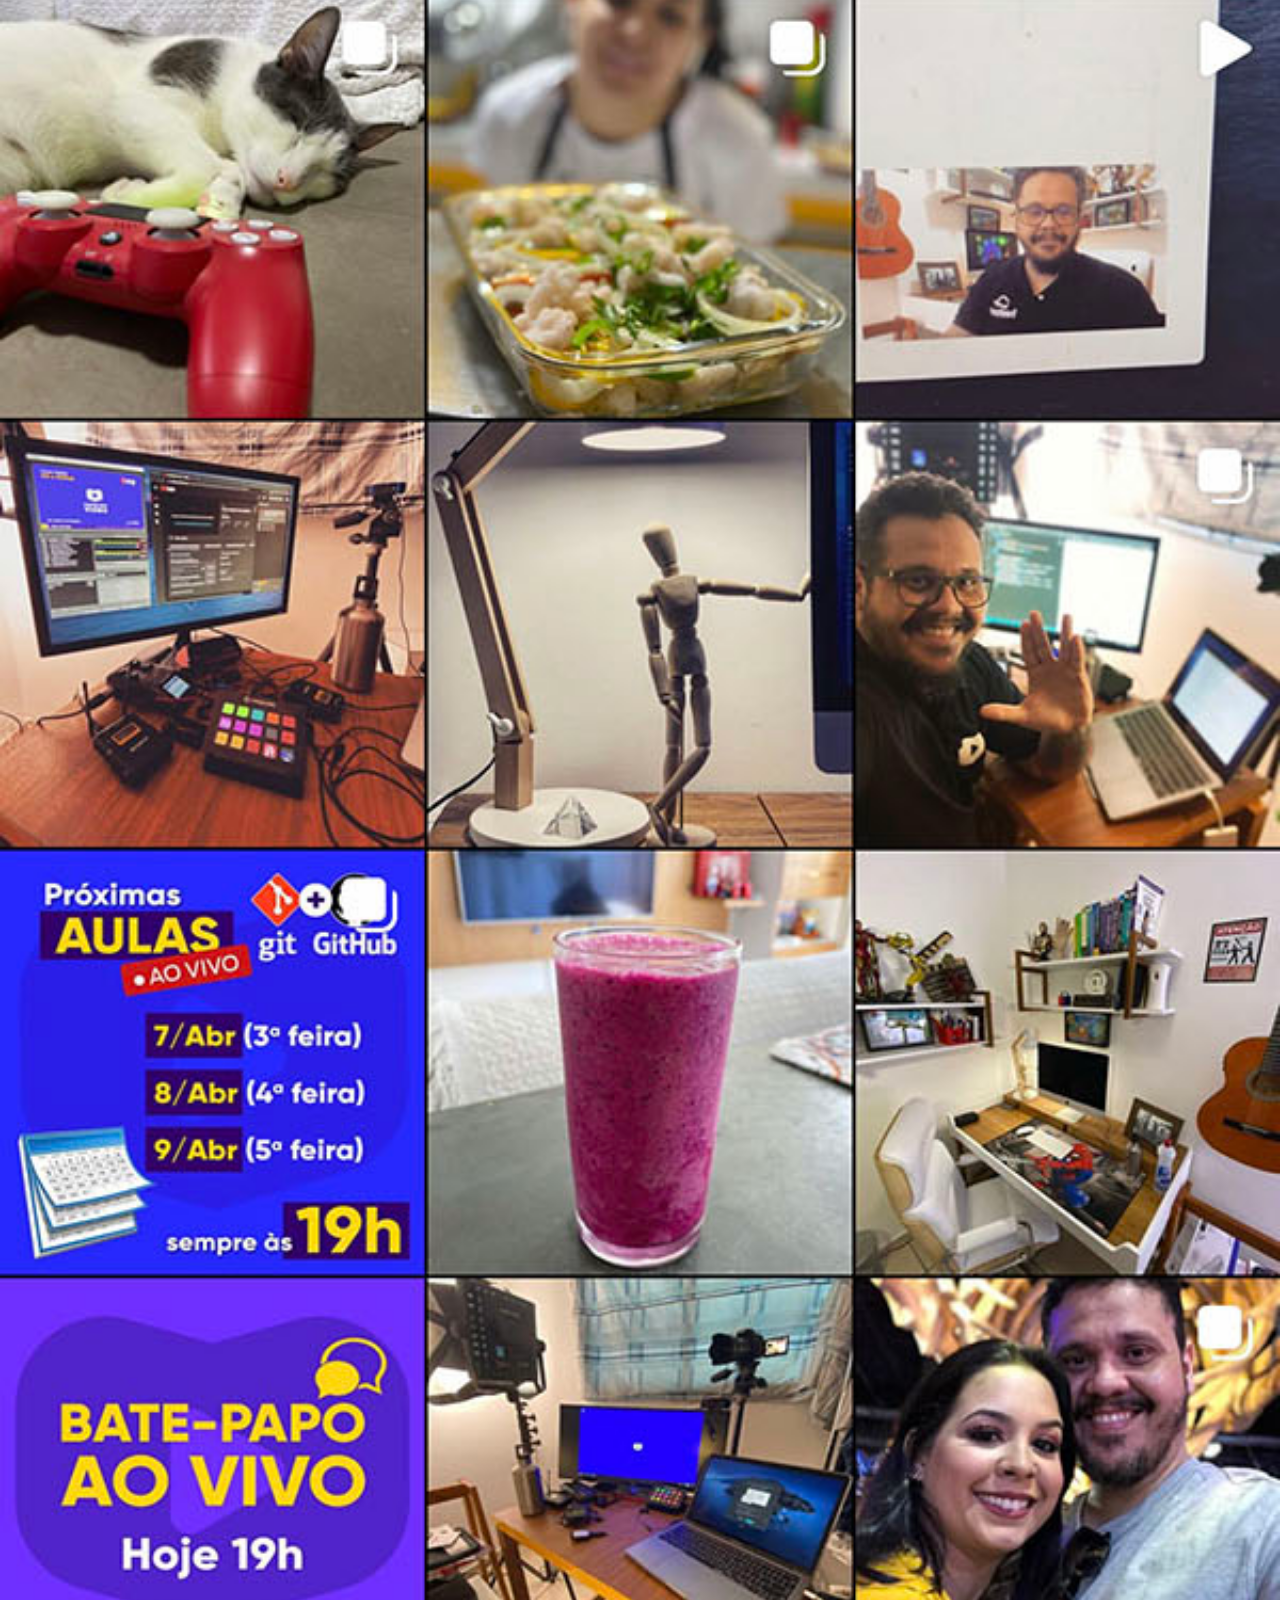
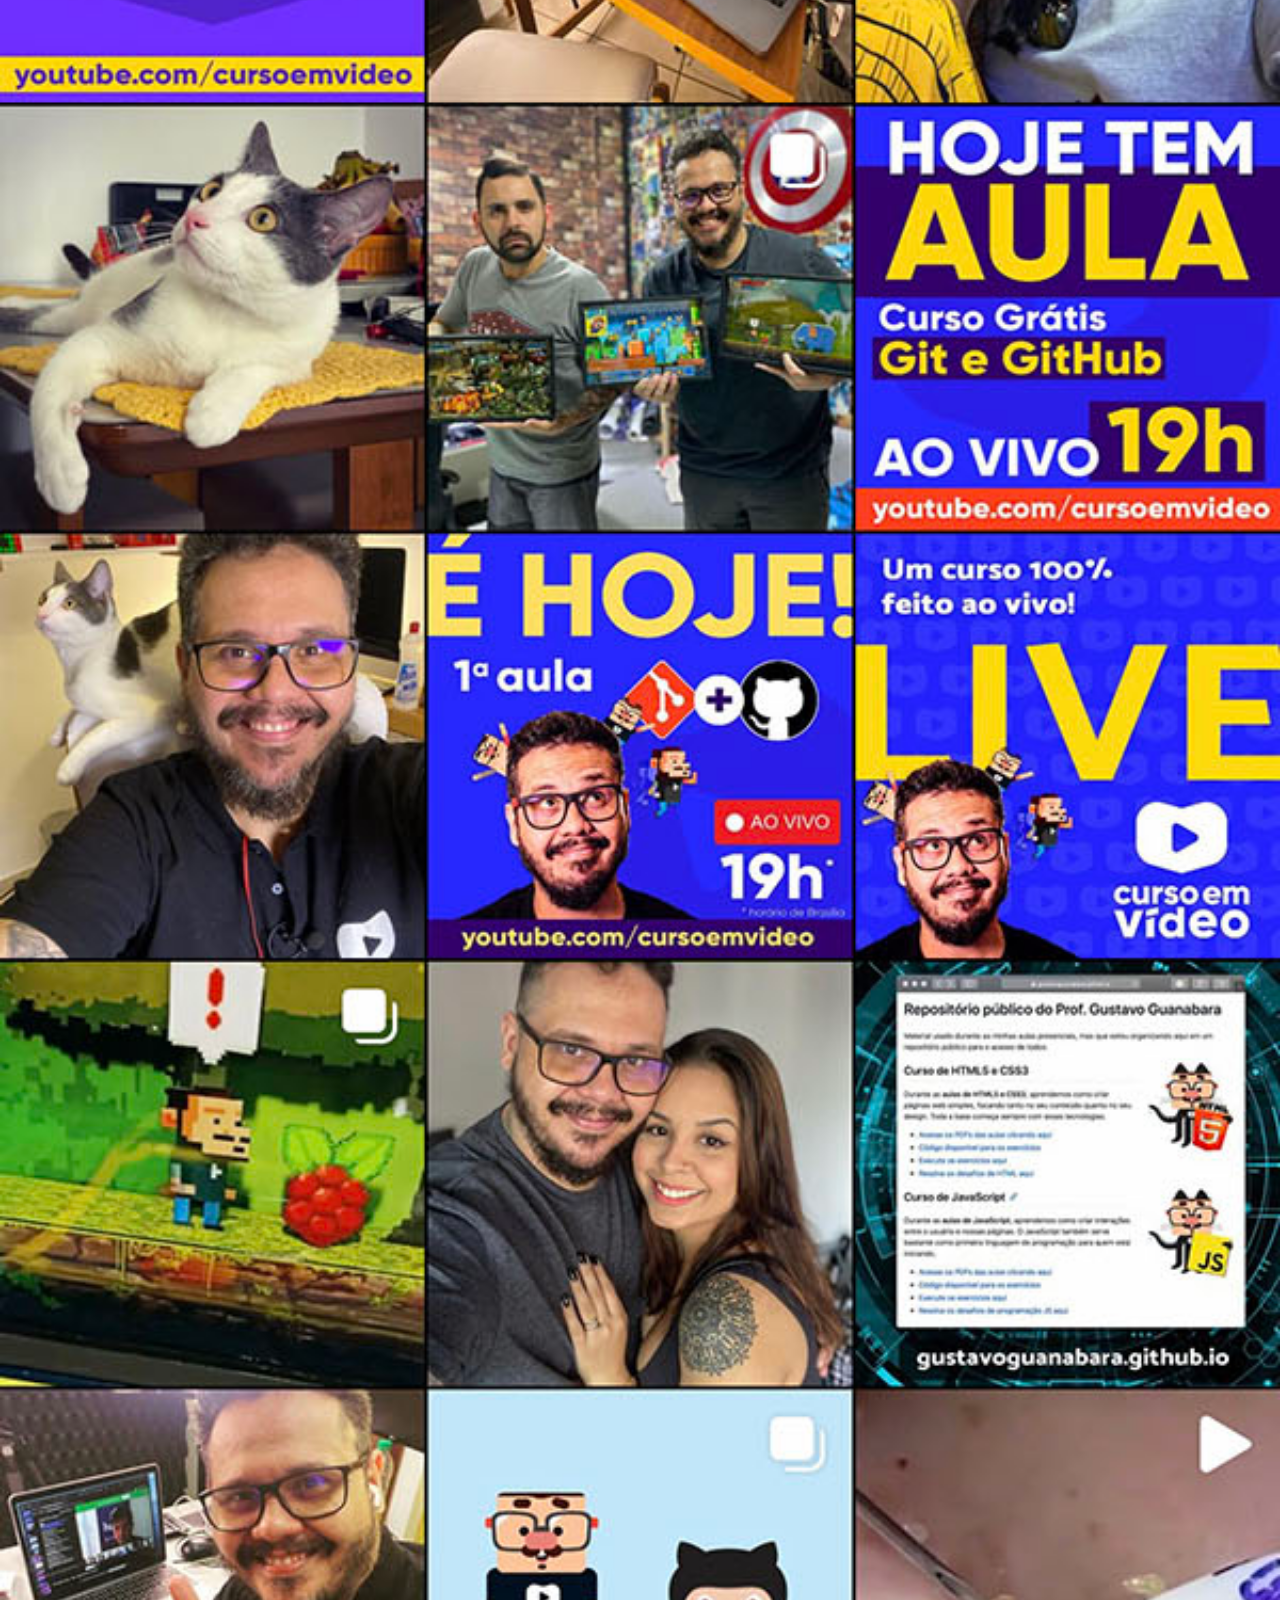
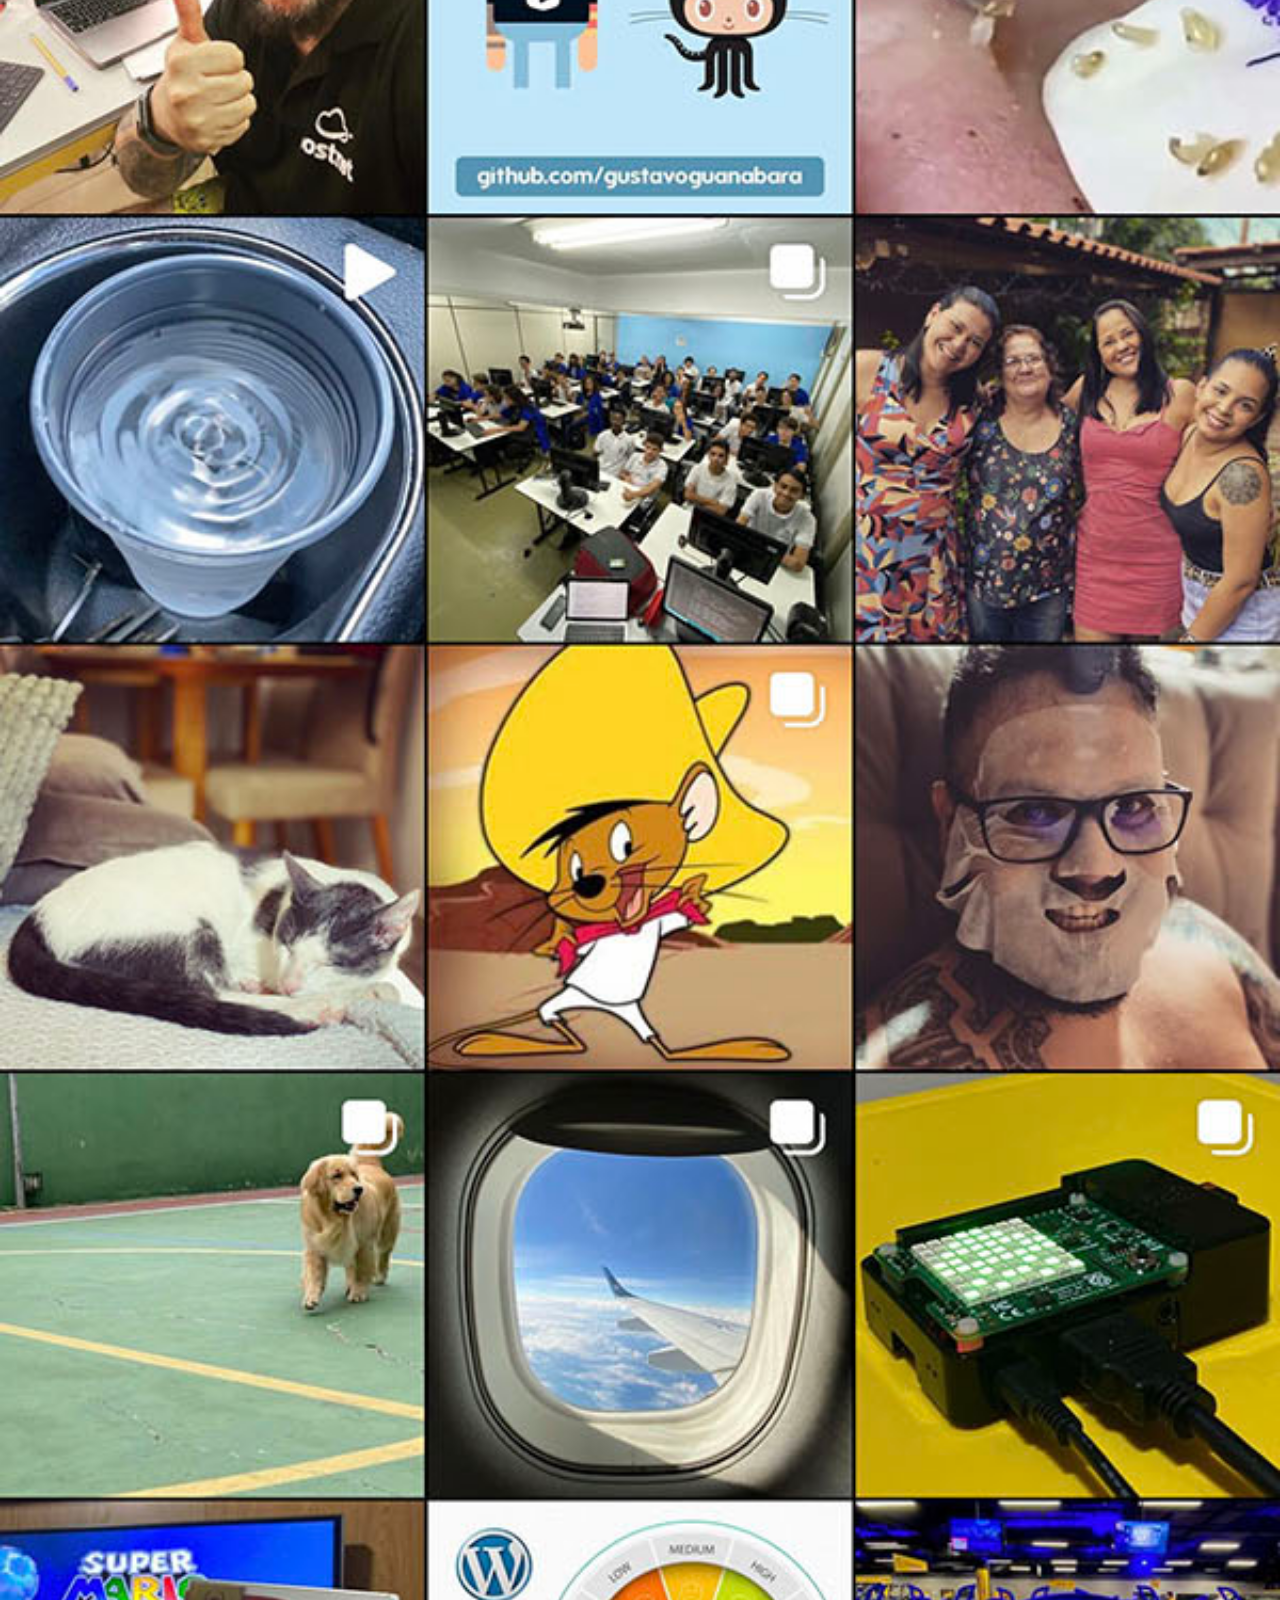
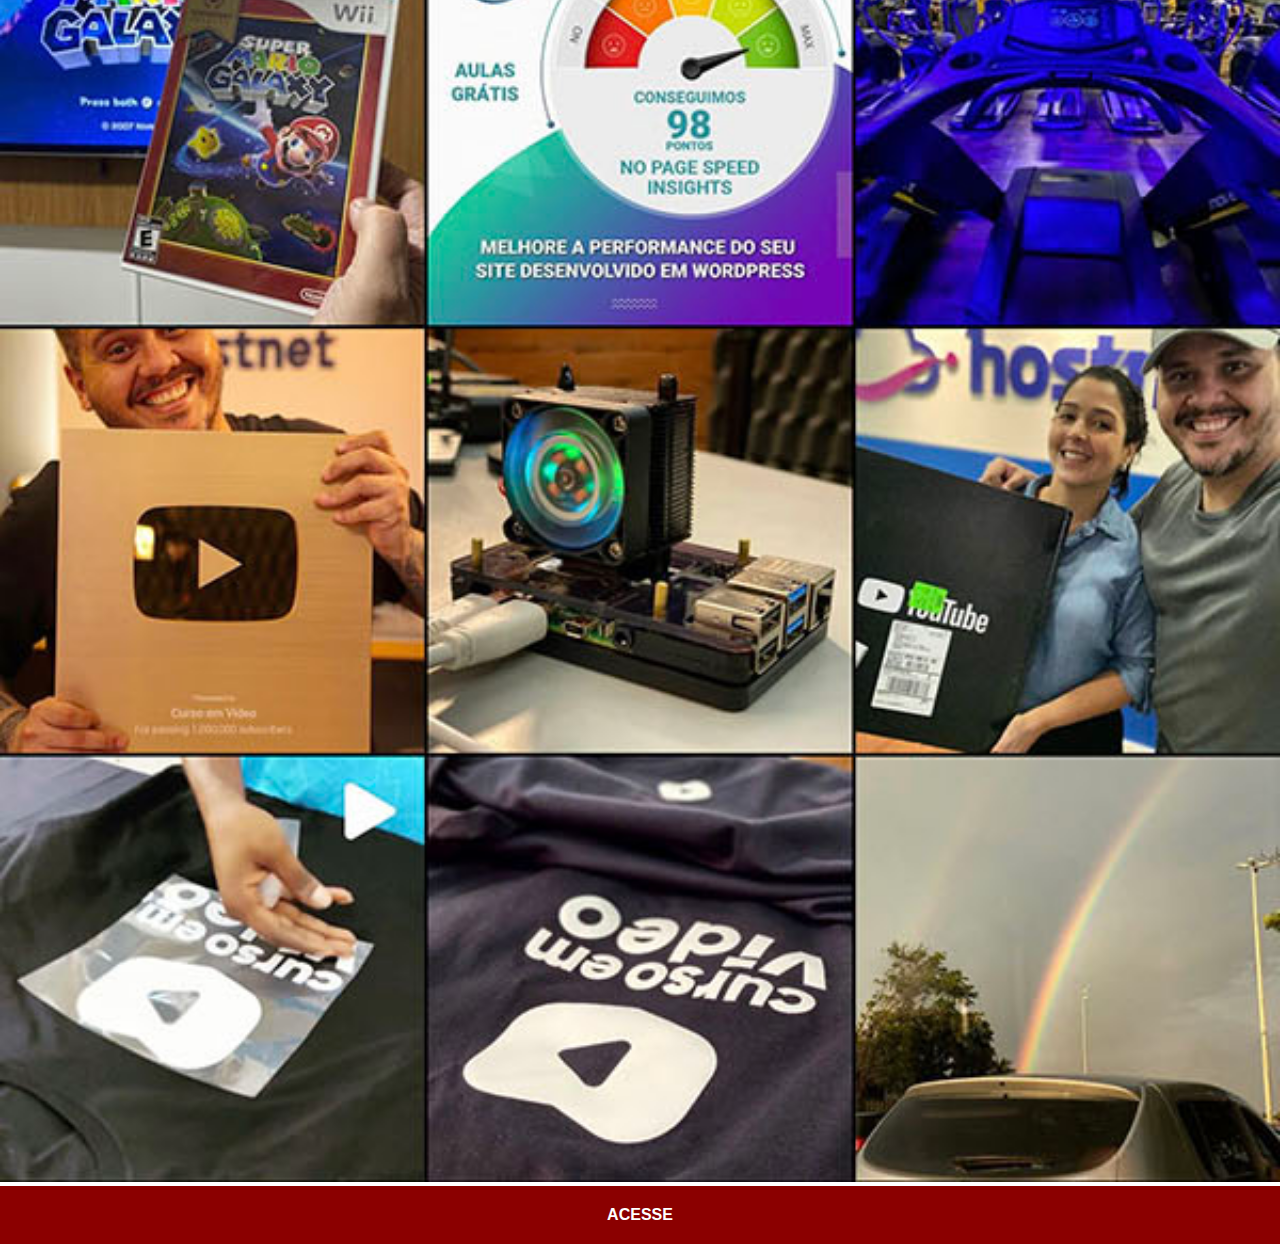
<file: Instagram.html>
<!DOCTYPE html>
<html lang="pt-br">
<head>
    <meta charset="UTF-8">
    <meta name="viewport" content="width=device-width, initial-scale=1.0">
    <title>Instagram</title>
    <link rel="stylesheet" href="style/social.css">
</head>
<body>
    <img src="imagens/tela-instagram.jpg" alt="Instagram">
    <a href="https://www.instagram.com/gustavoguanabara/" target="_blank">ACESSE</a>
</body>
</html>
</file>
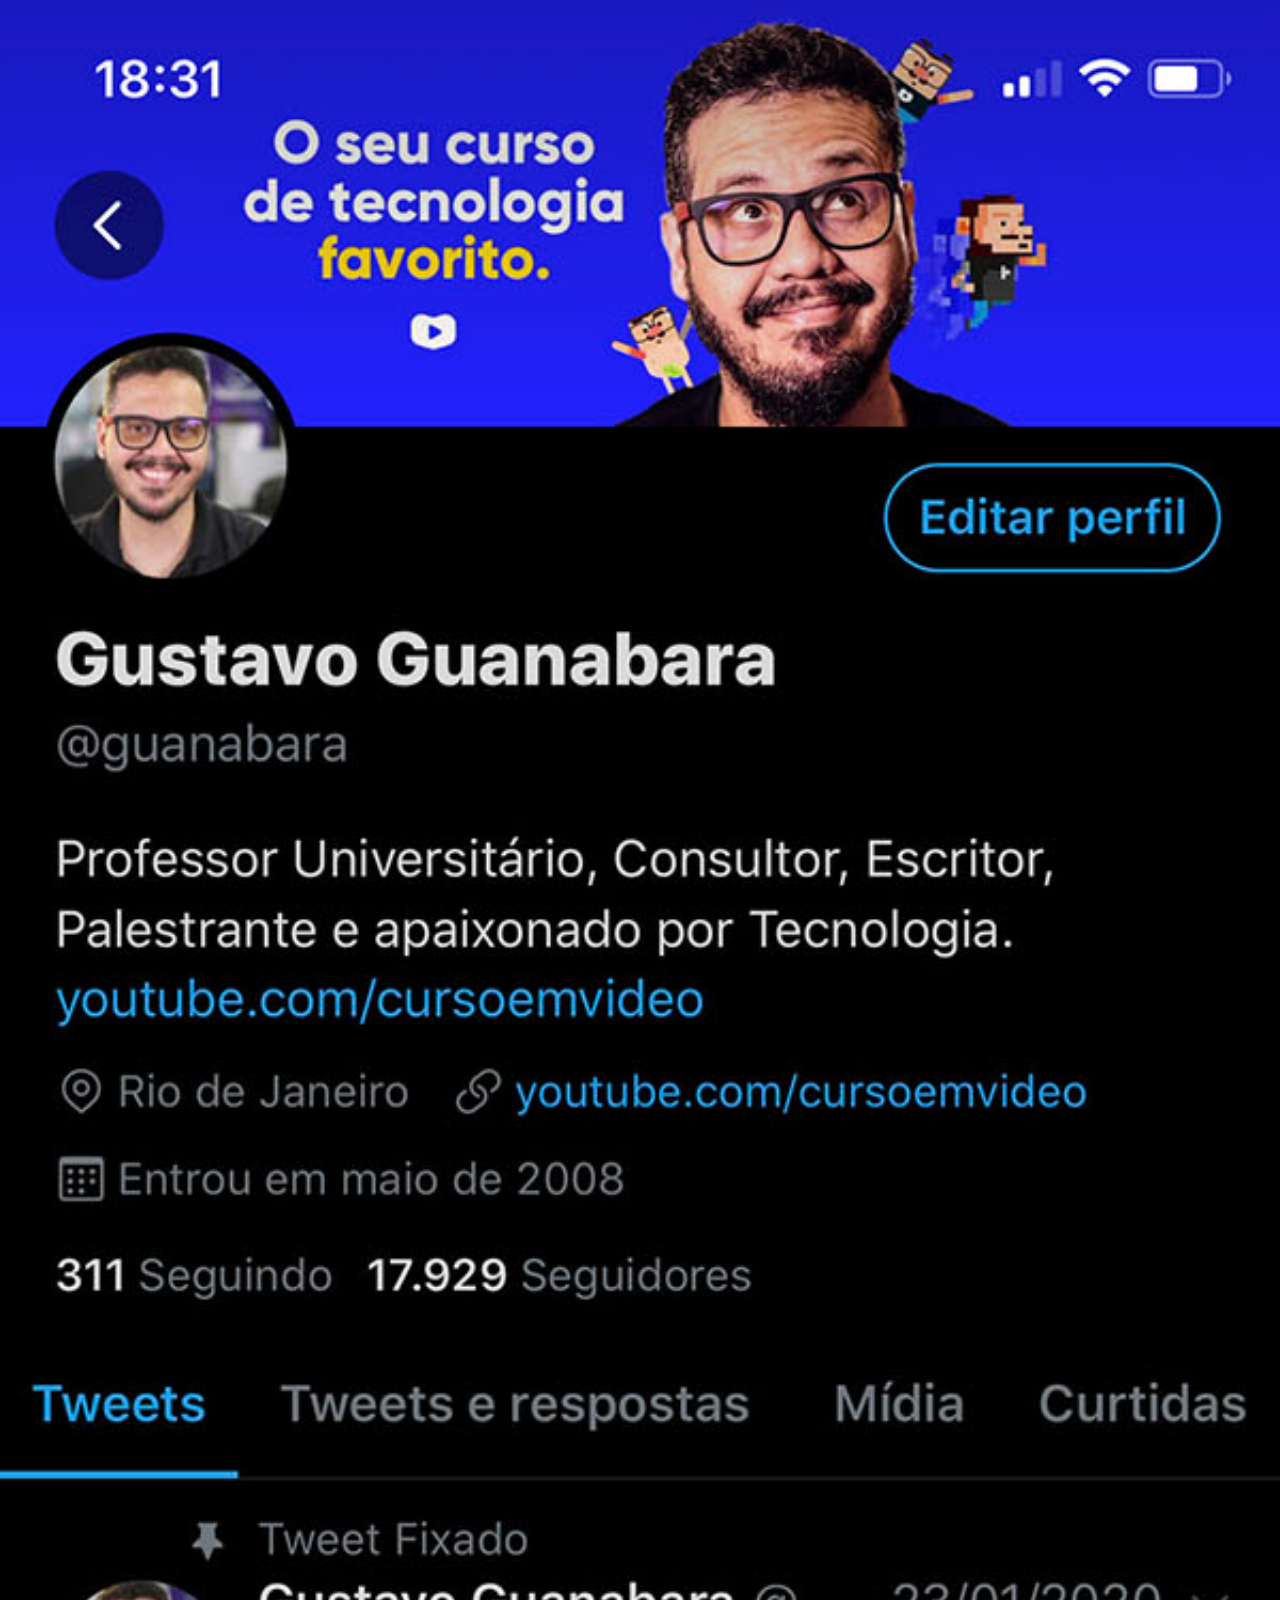
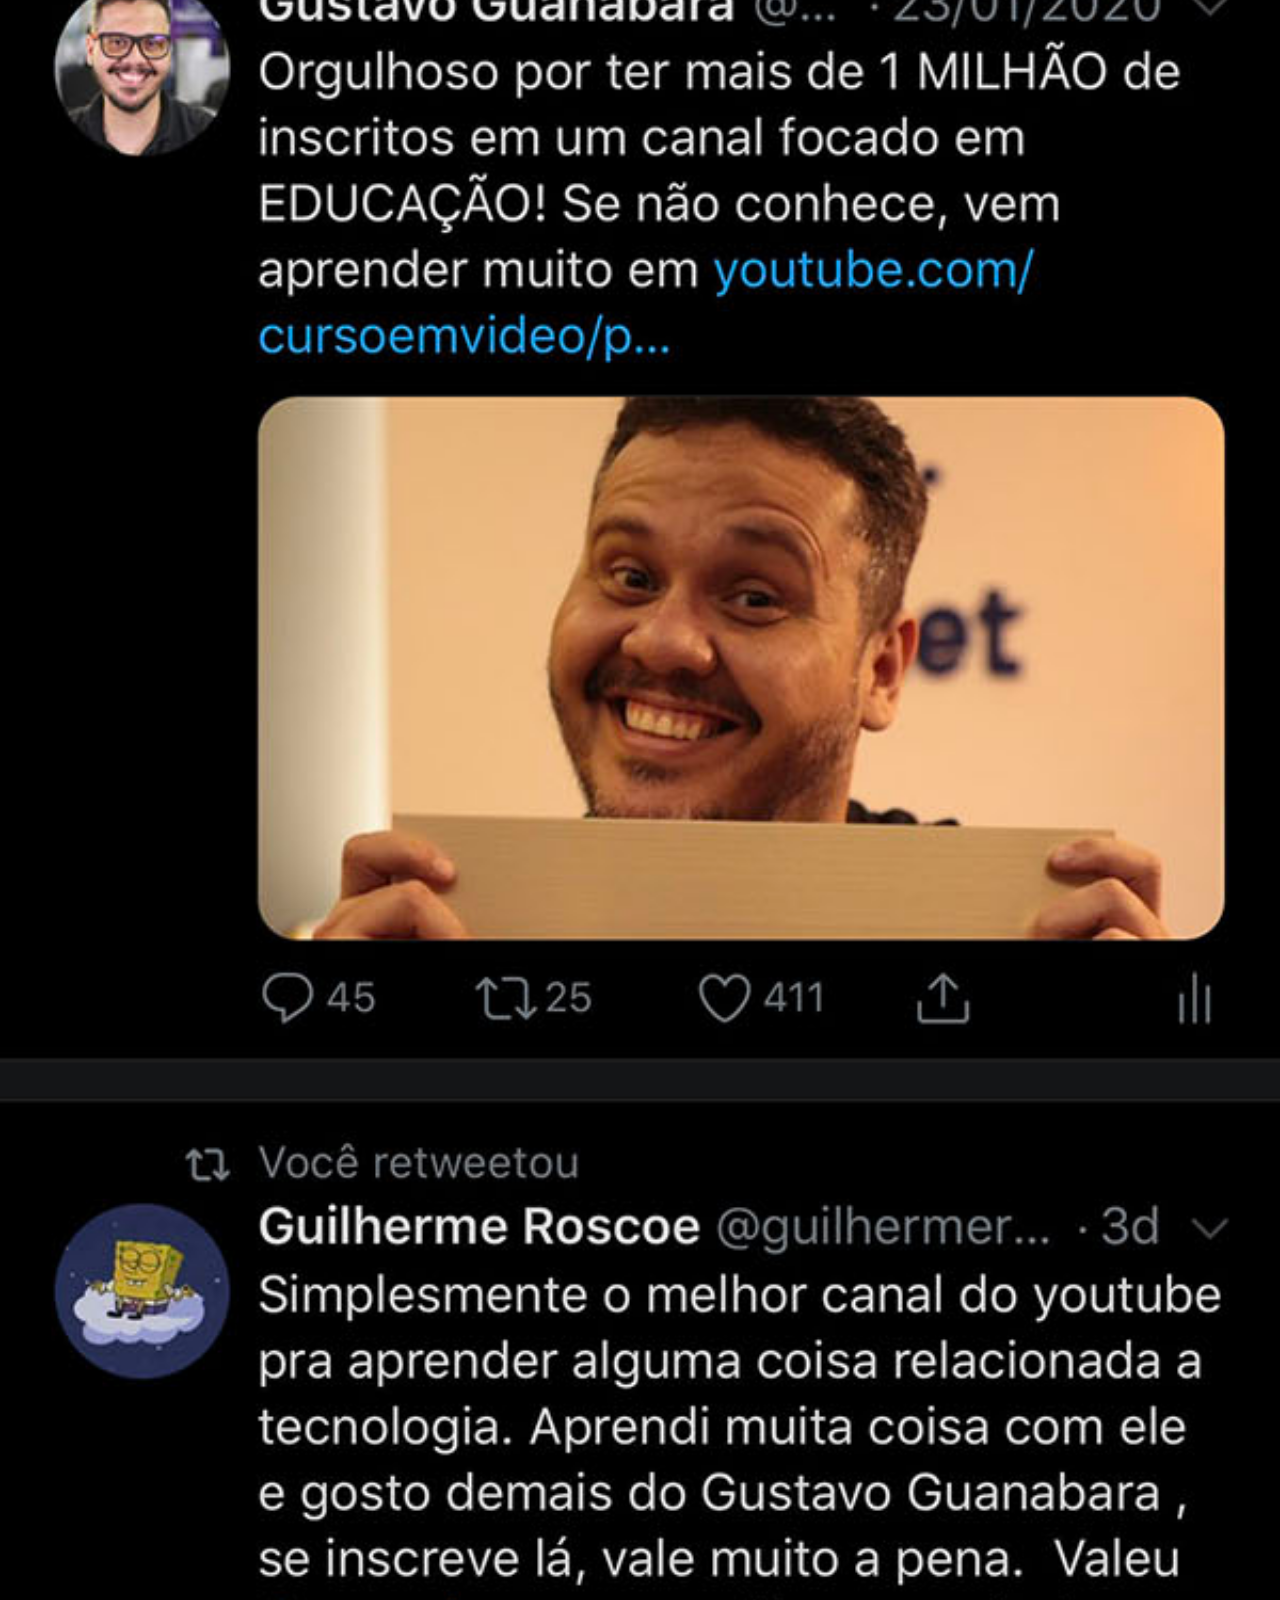
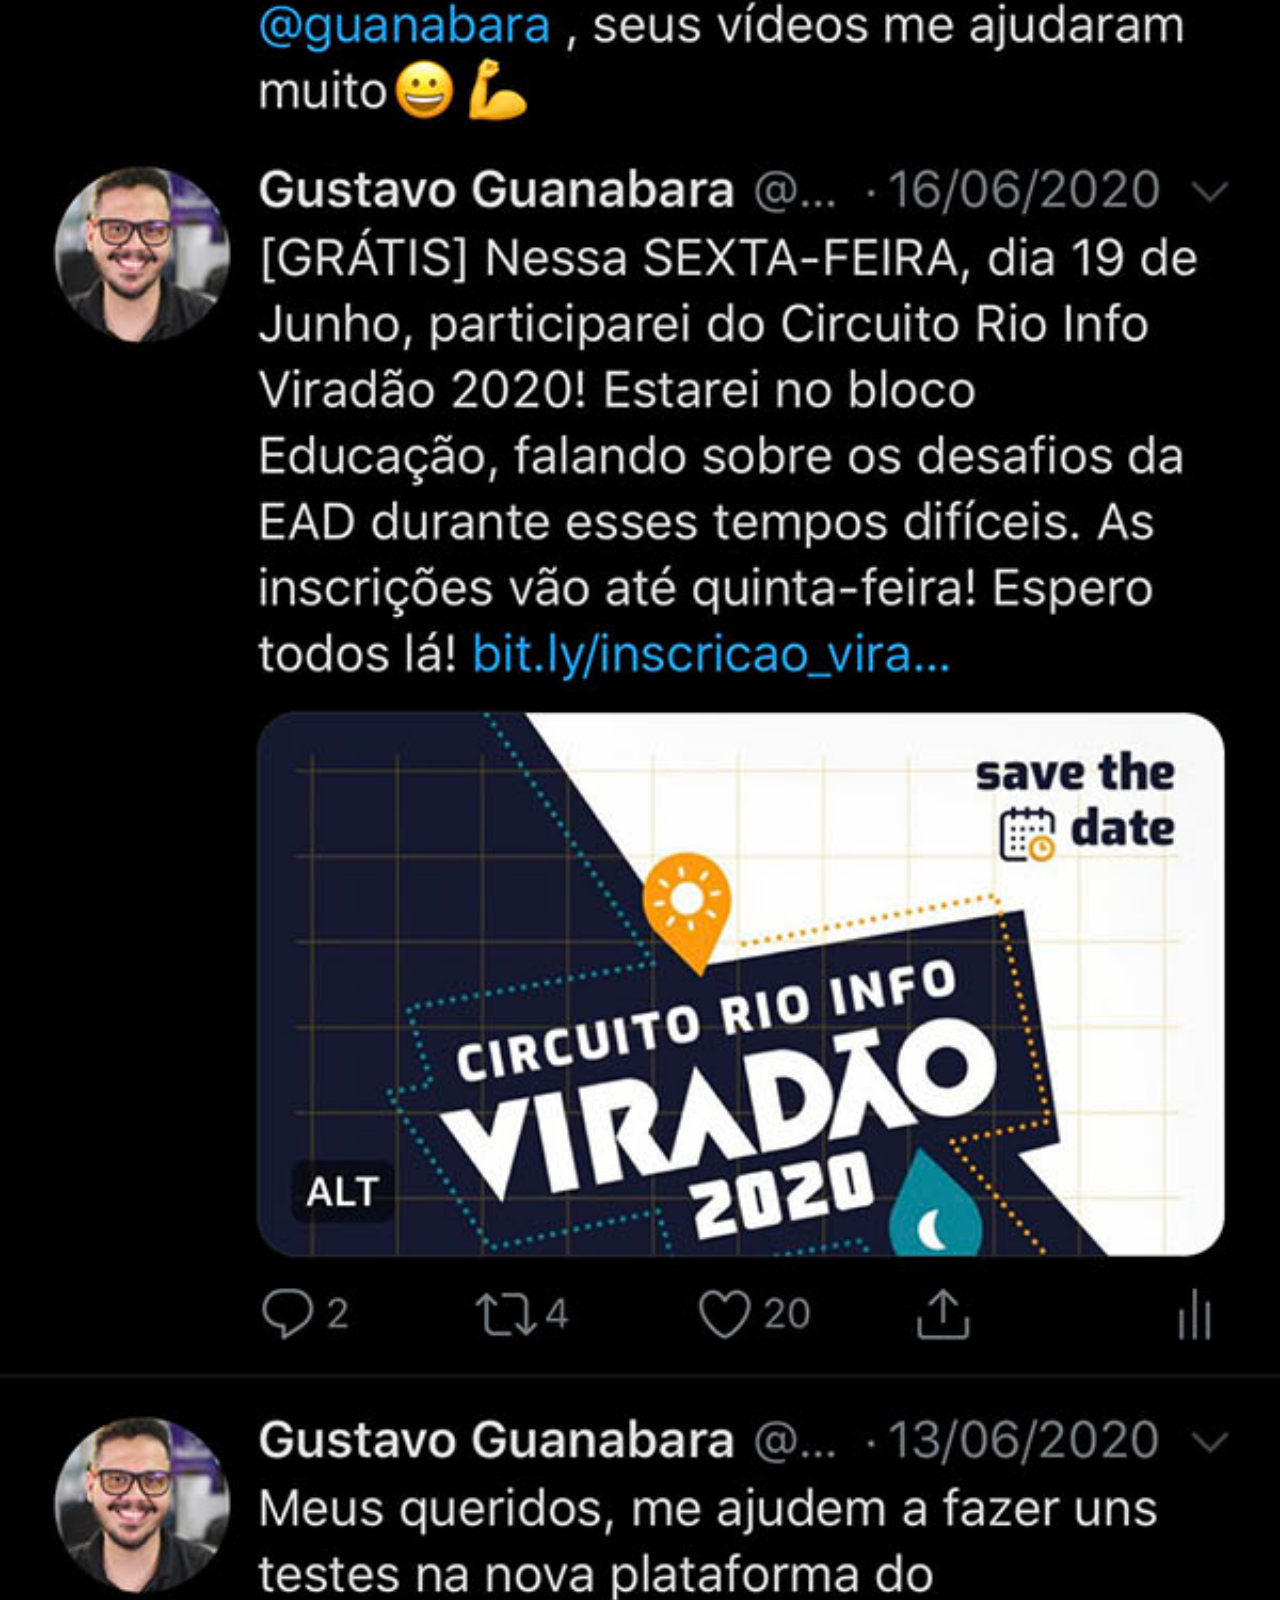
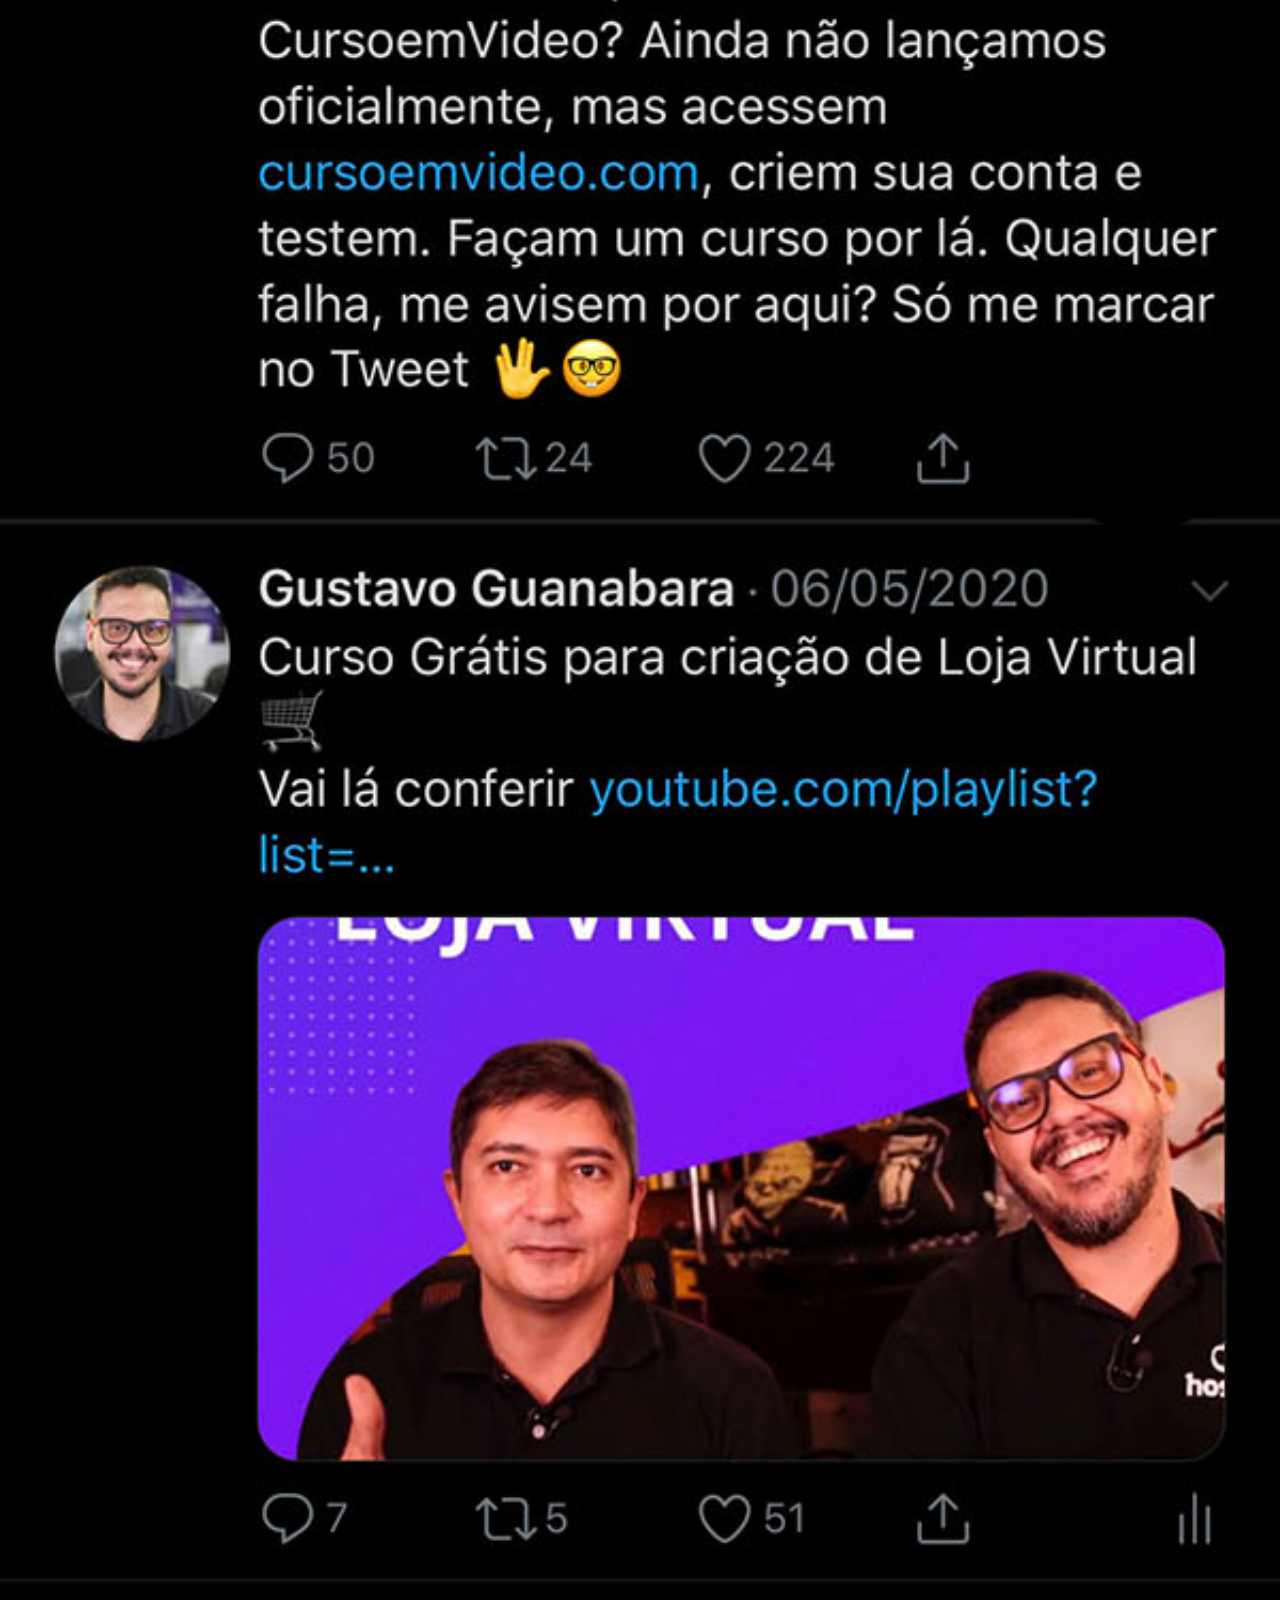
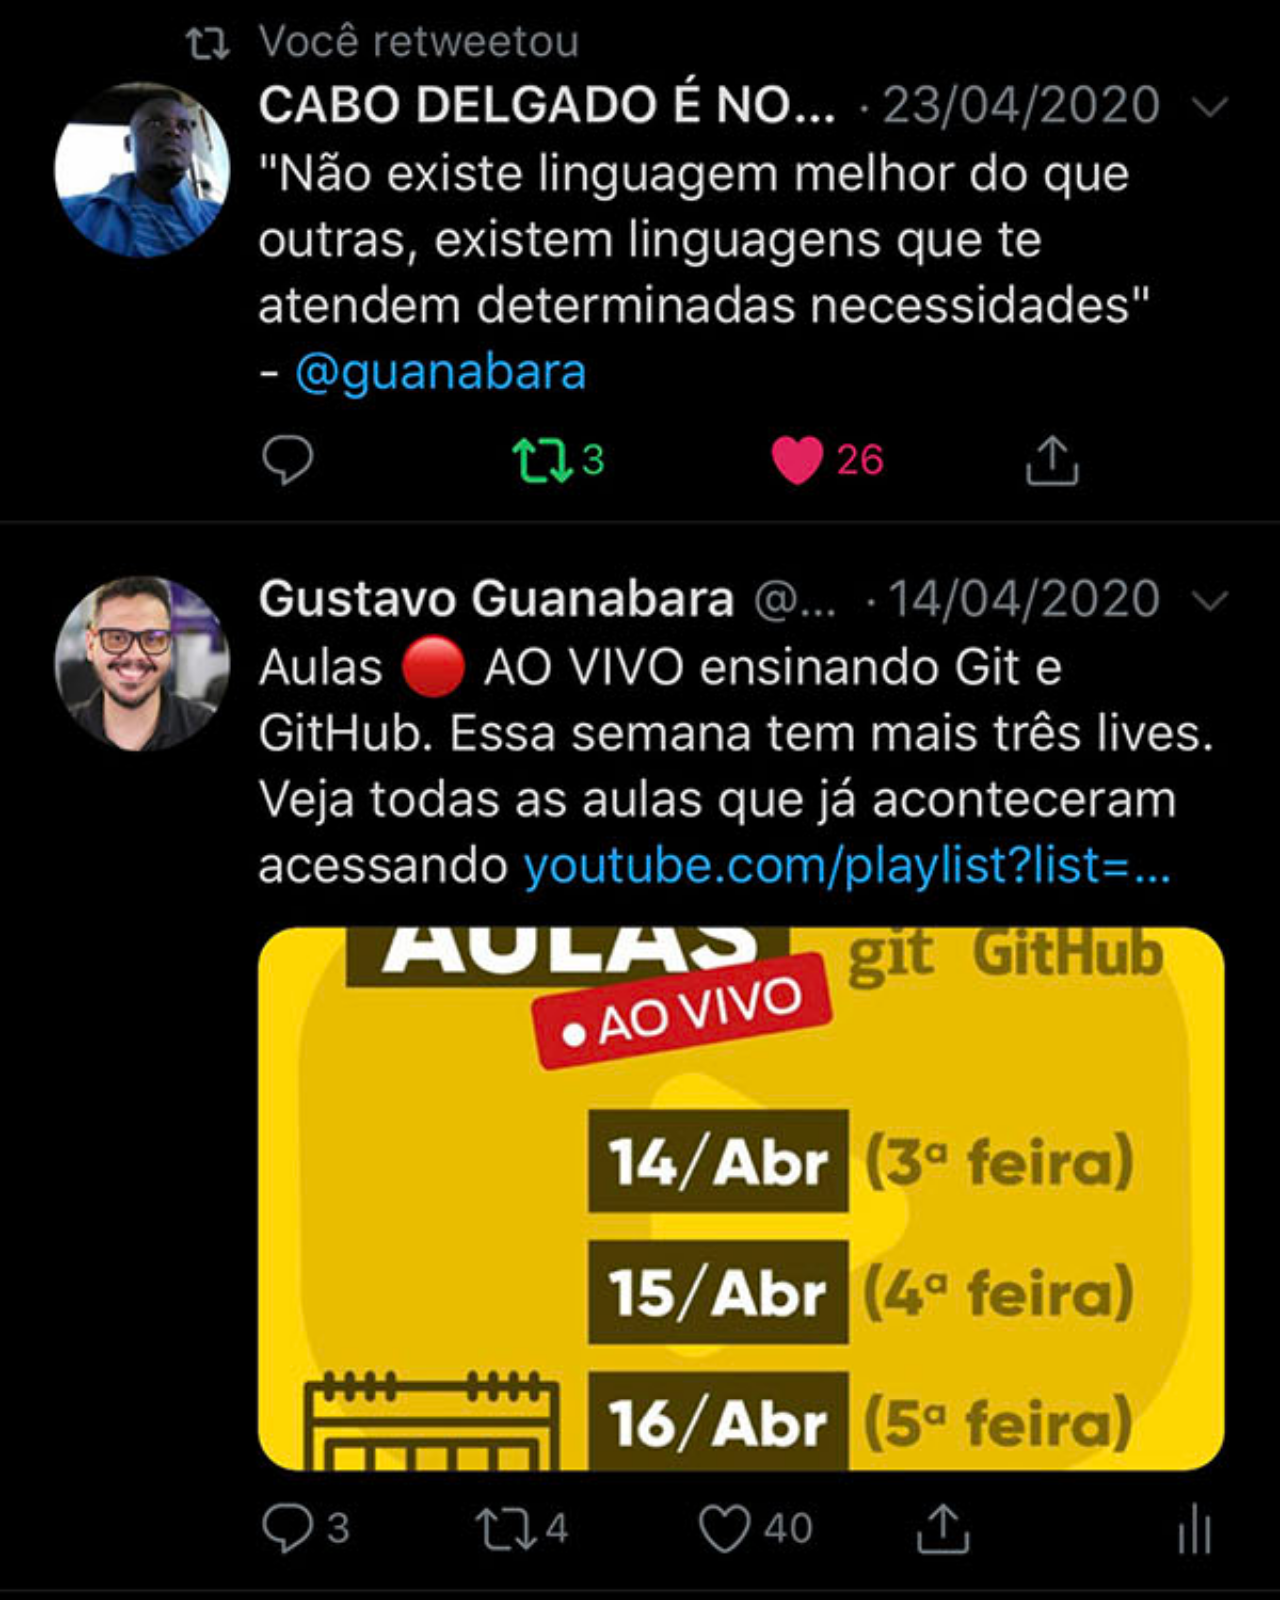
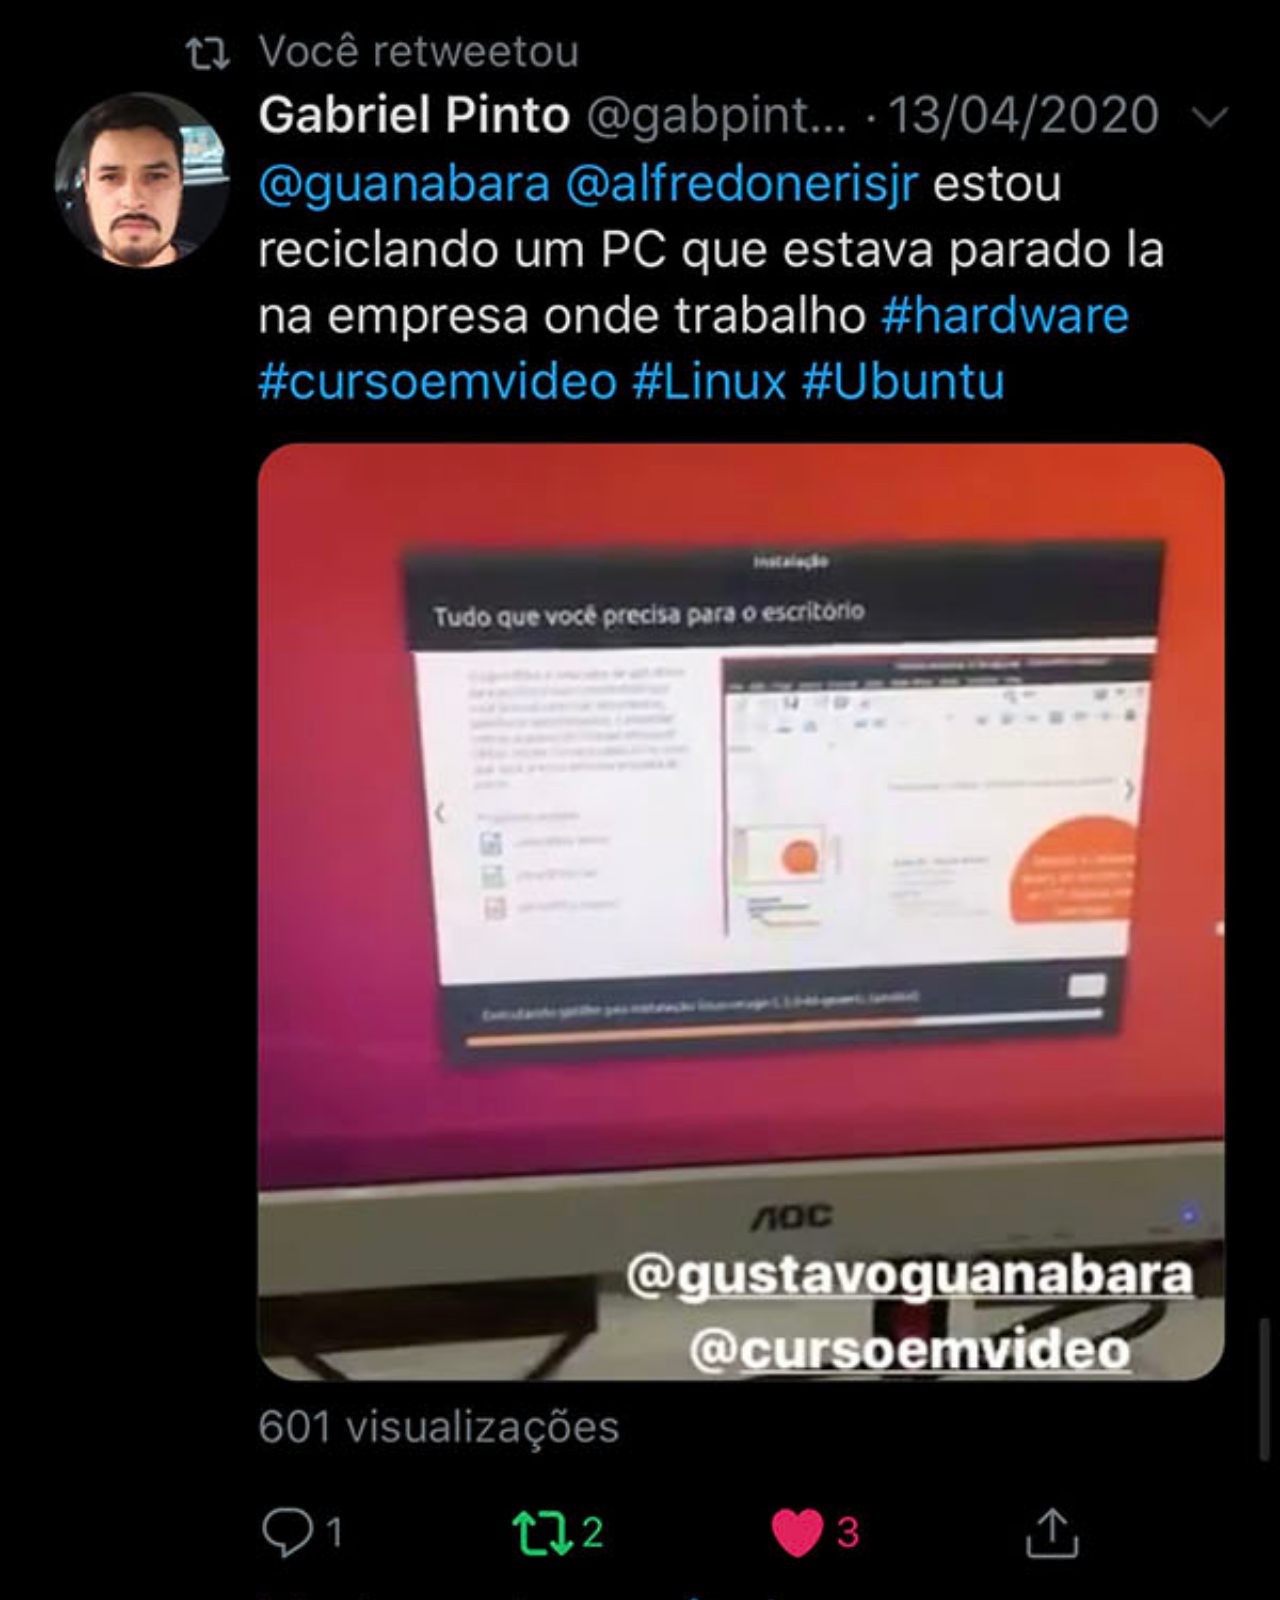
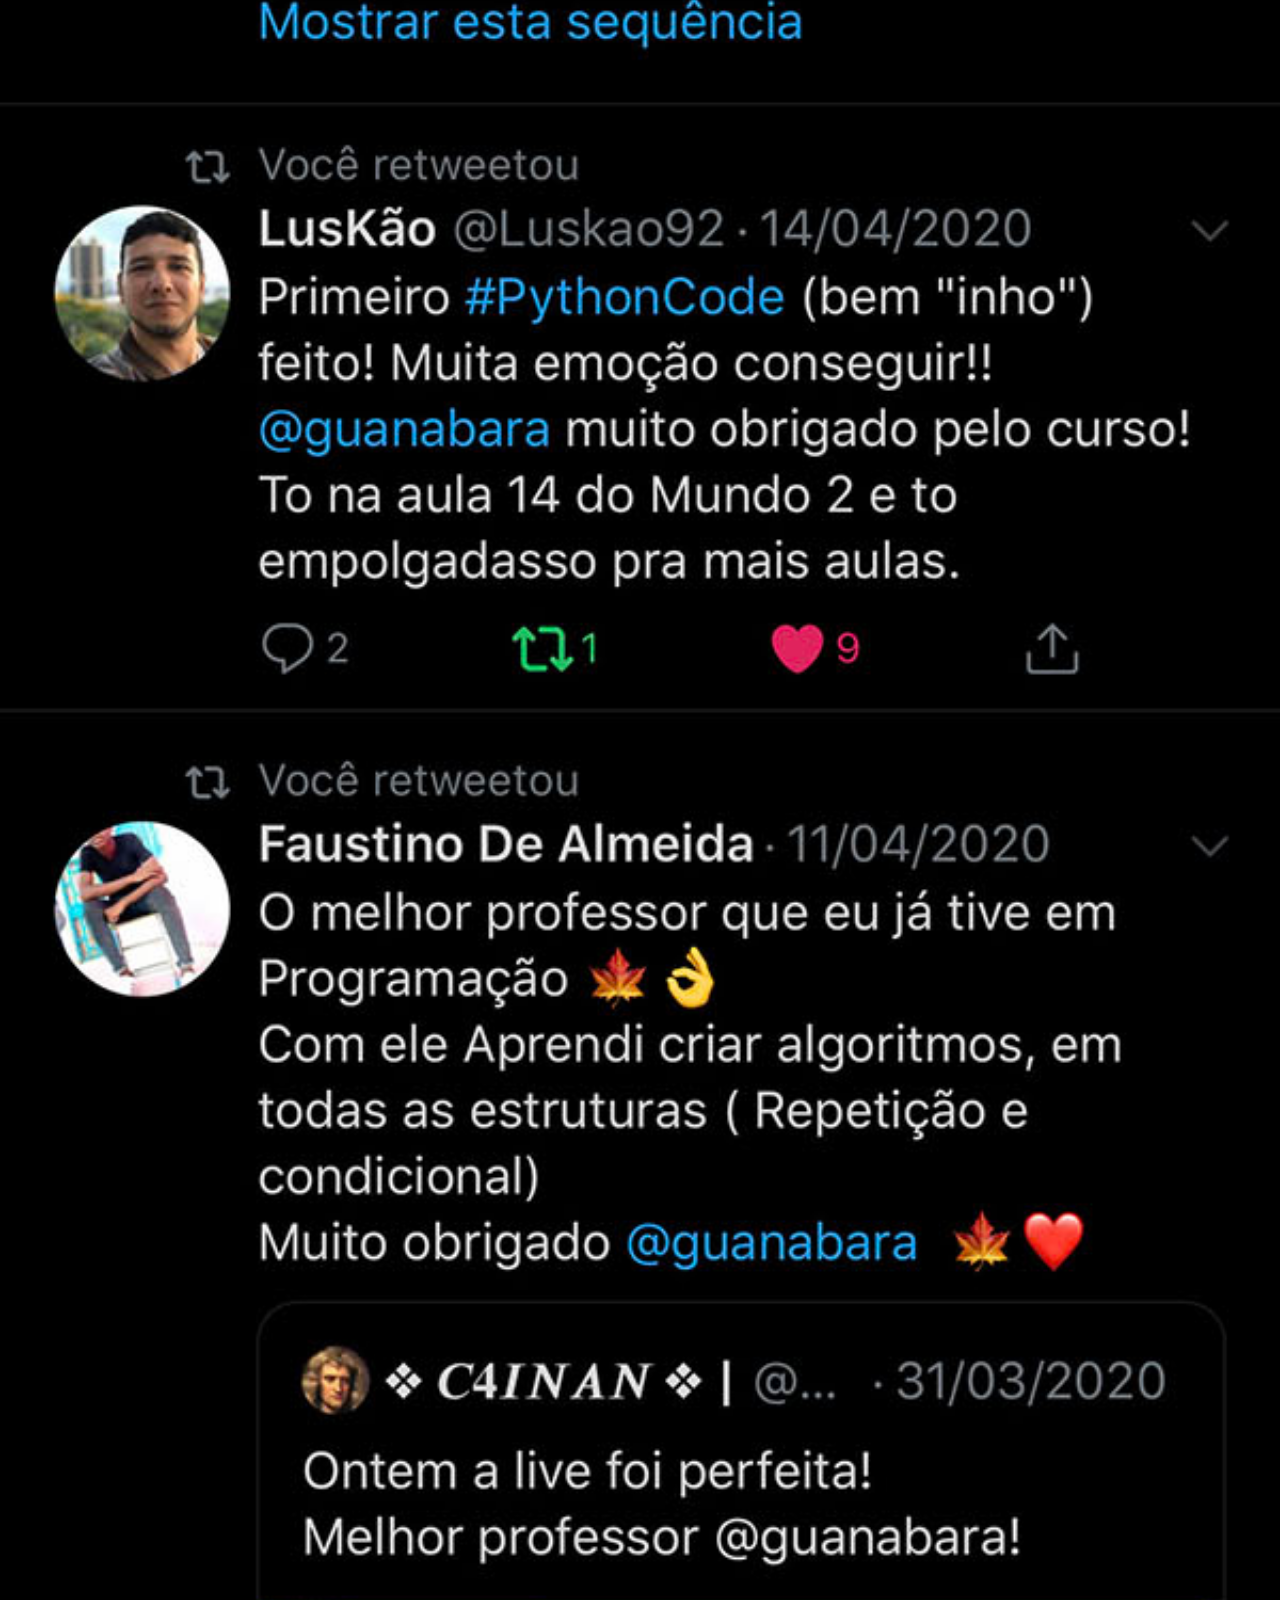
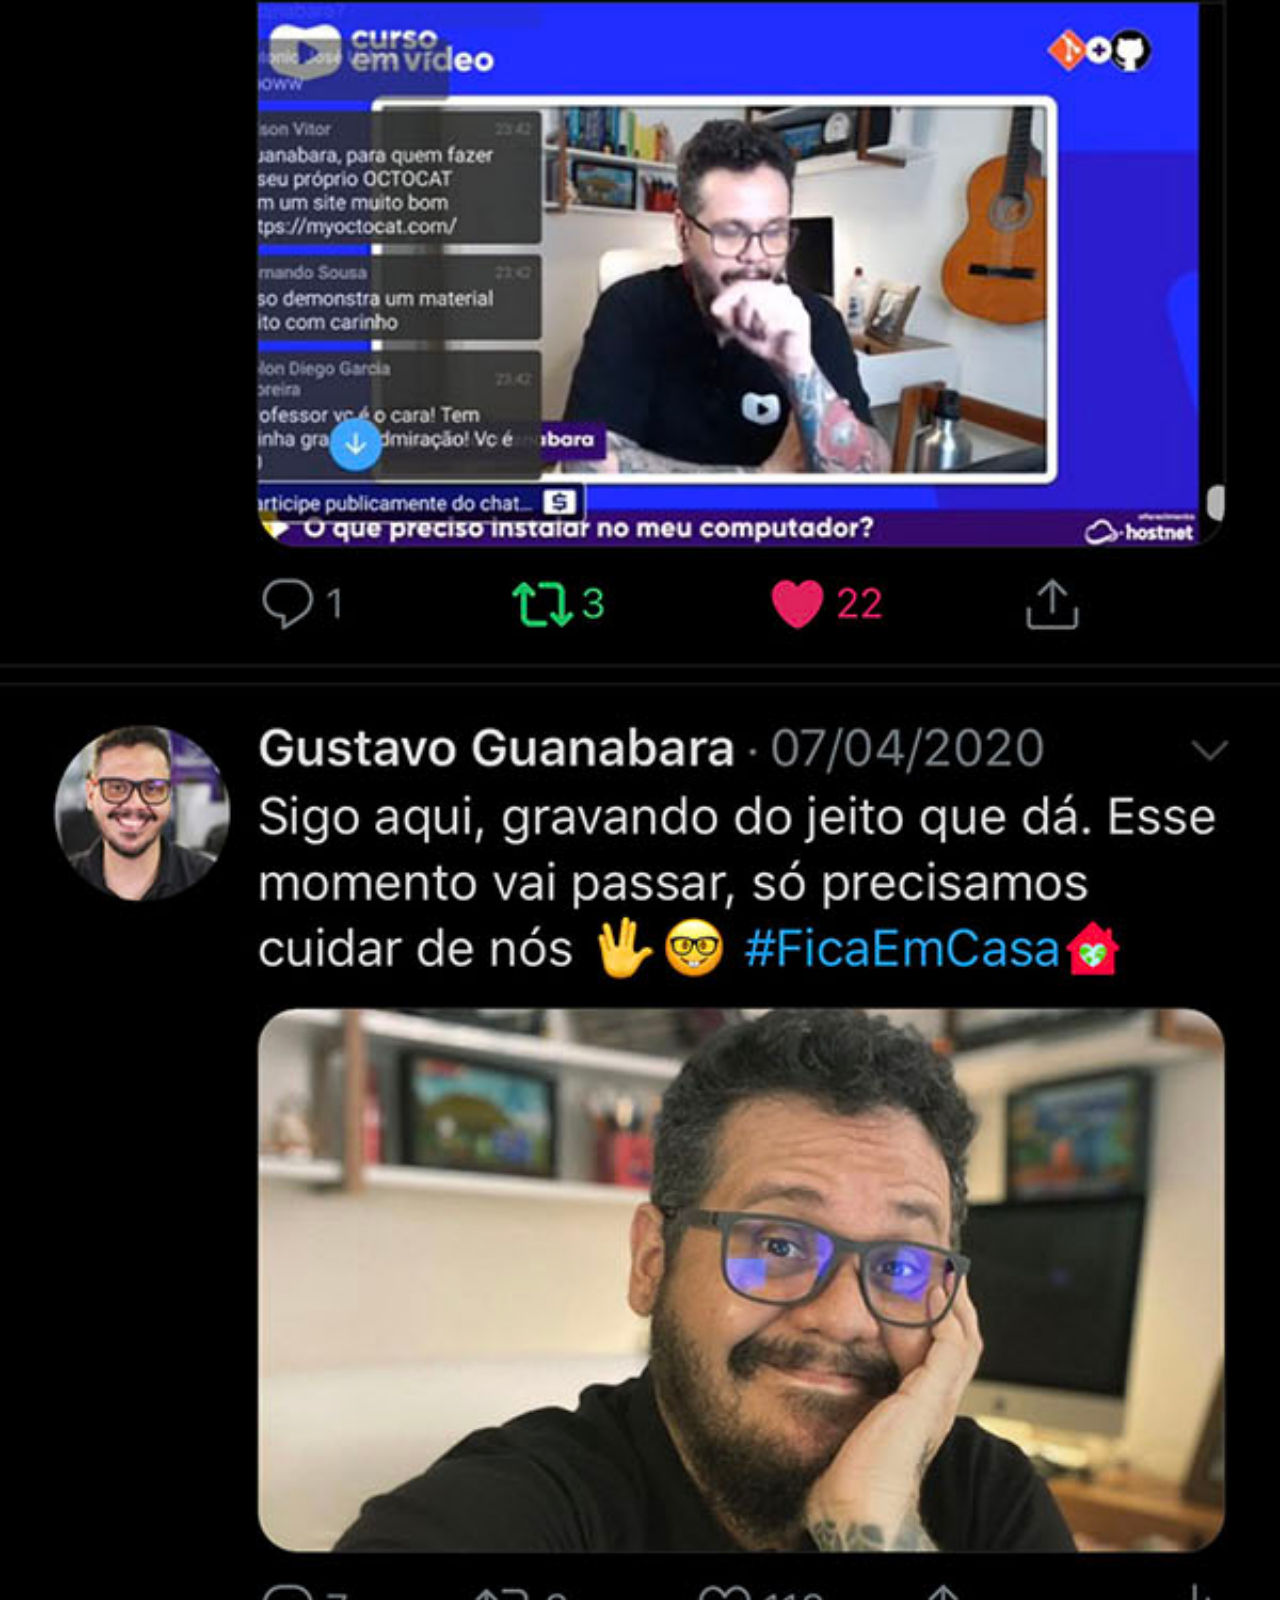
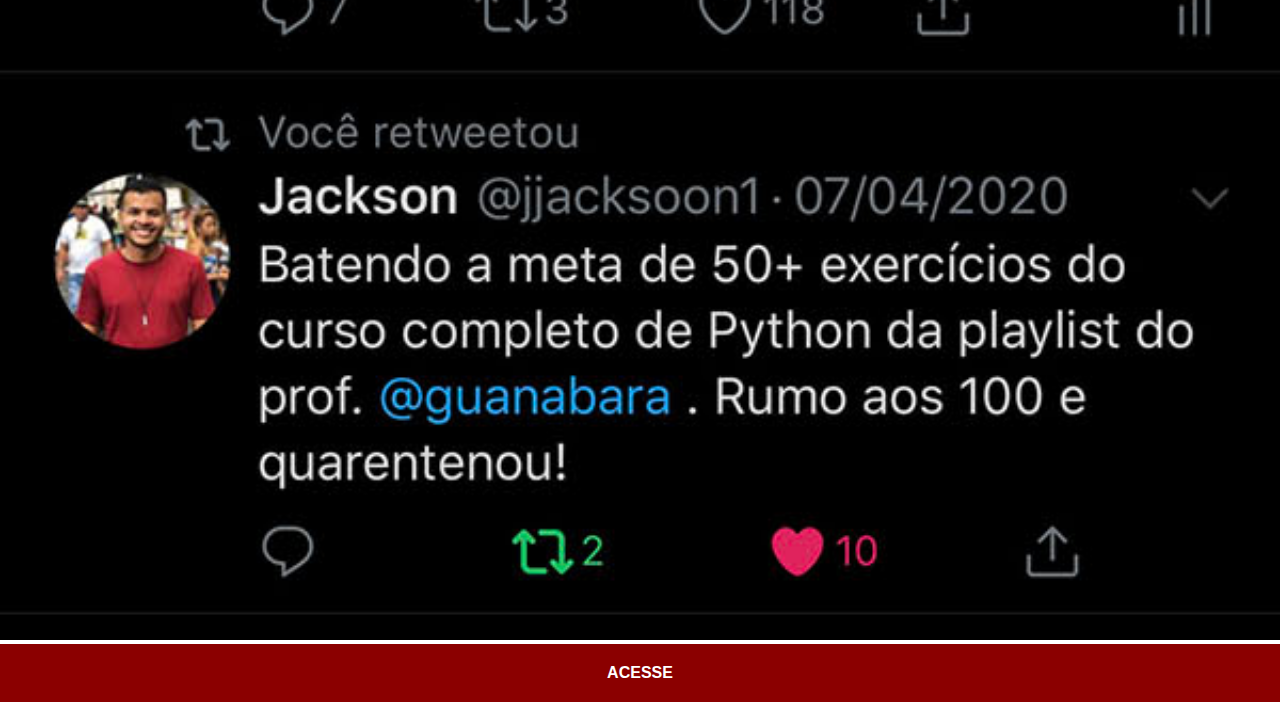
<file: twitter.html>
<!DOCTYPE html>
<html lang="pt-br">
<head>
    <meta charset="UTF-8">
    <meta name="viewport" content="width=device-width, initial-scale=1.0">
    <title>Twitter</title>
    <link rel="stylesheet" href="style/social.css">
</head>
<body>
    <img src="imagens/tela-twitter.jpg" alt="Twitter">
    <a href="https://twitter.com/guanabara" target="_blank">ACESSE</a>
</body>
</html>
</file>
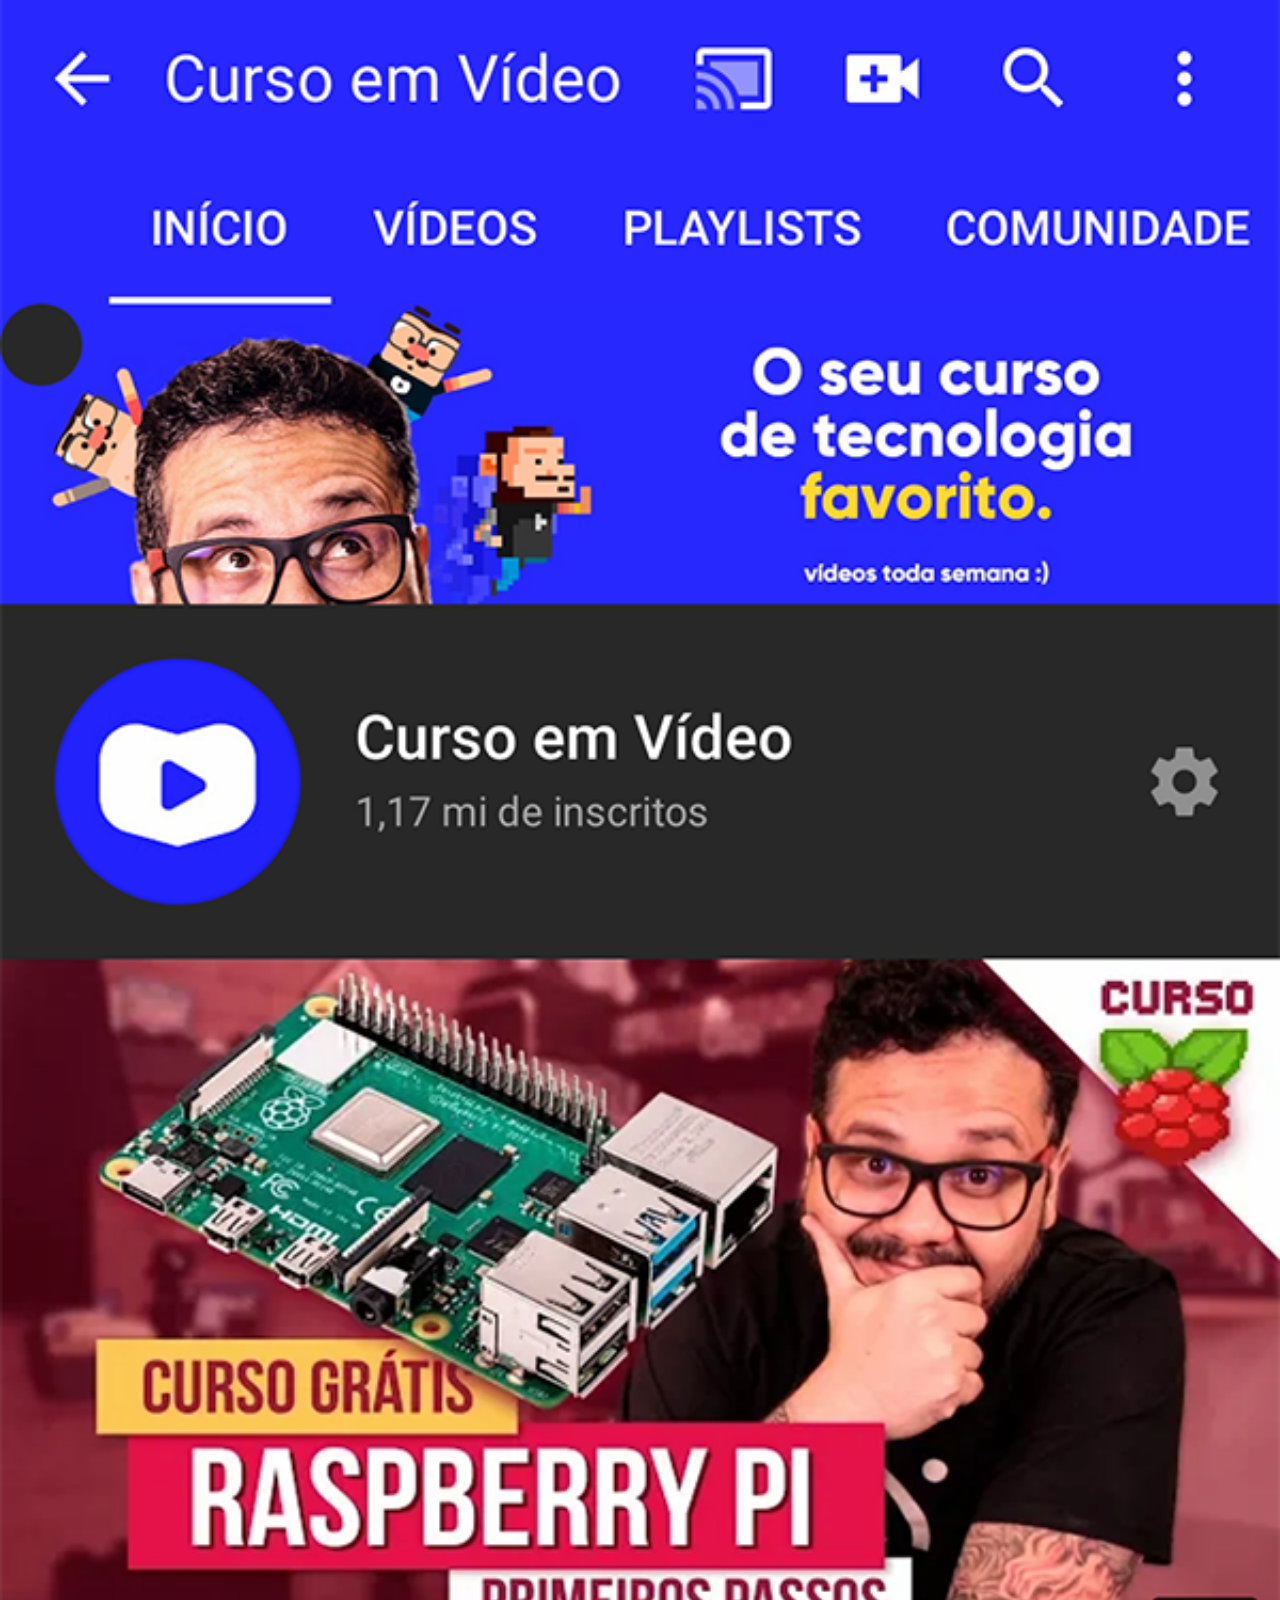
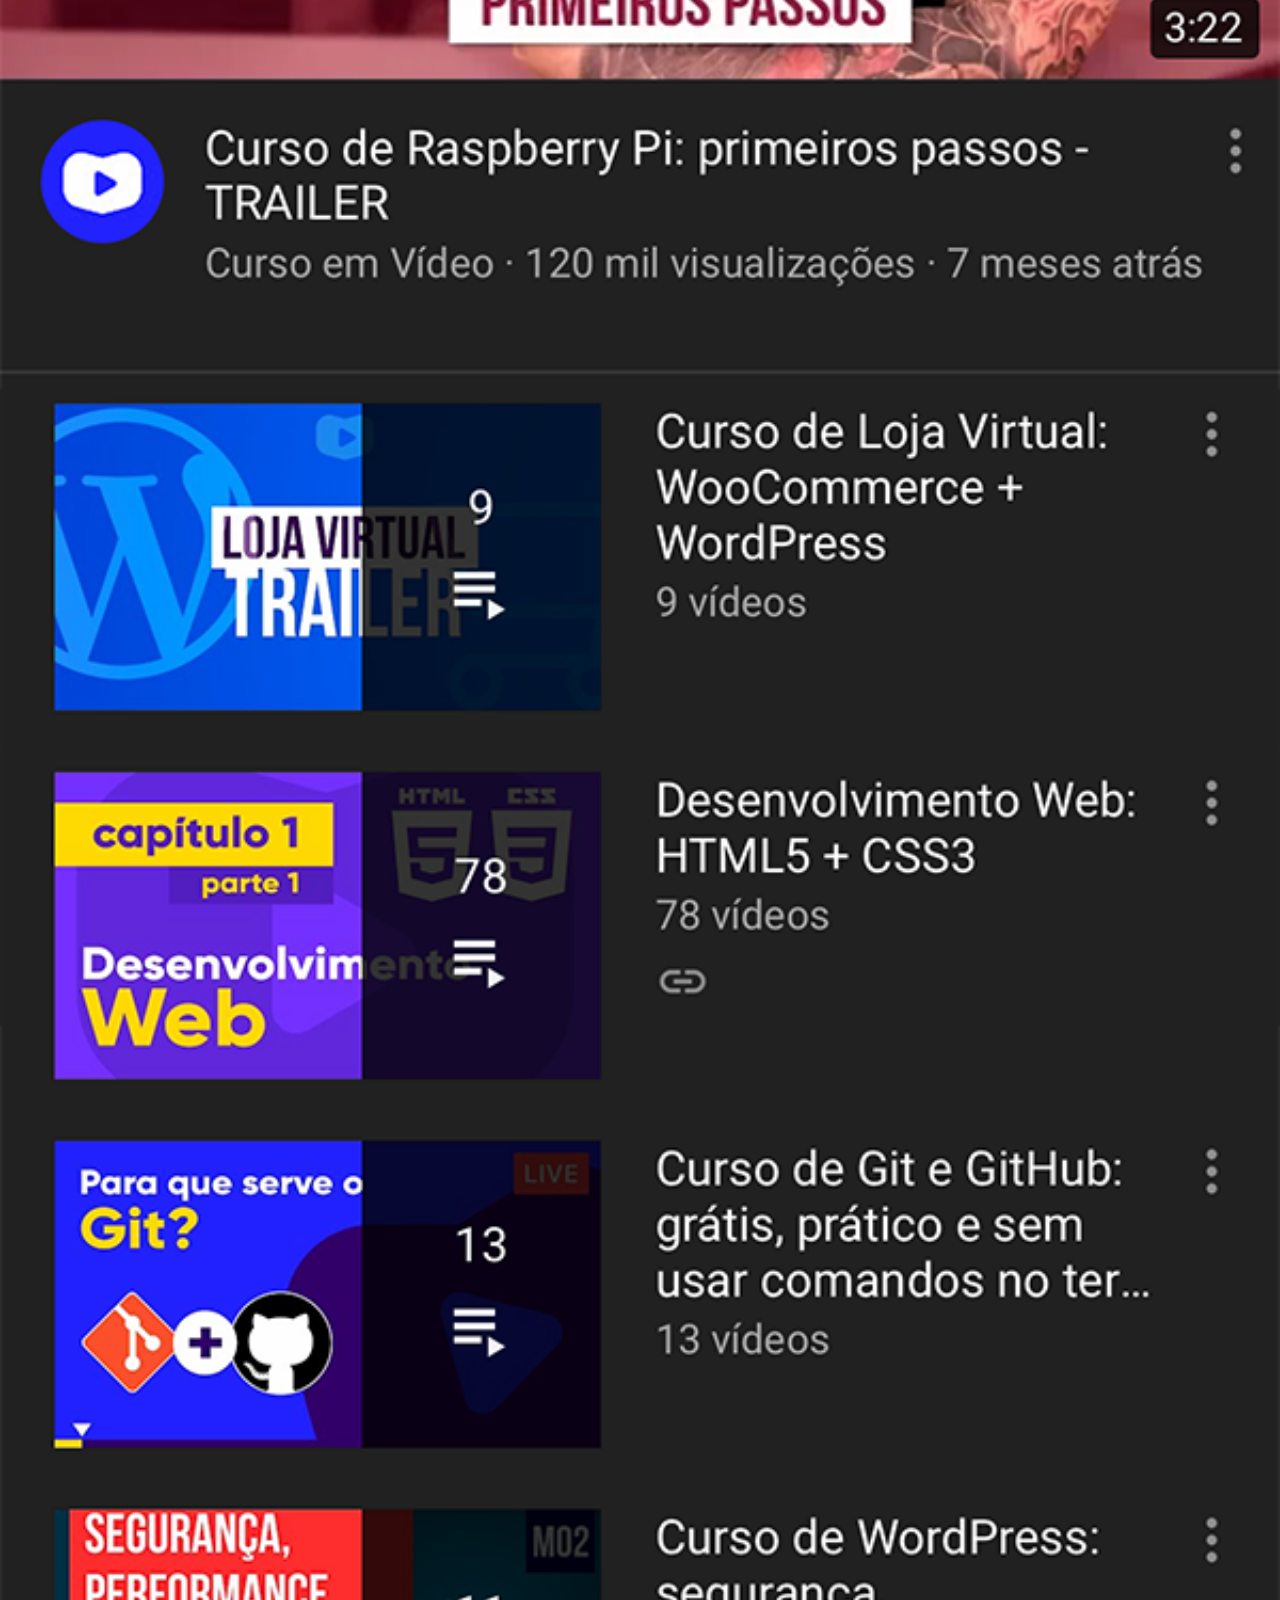
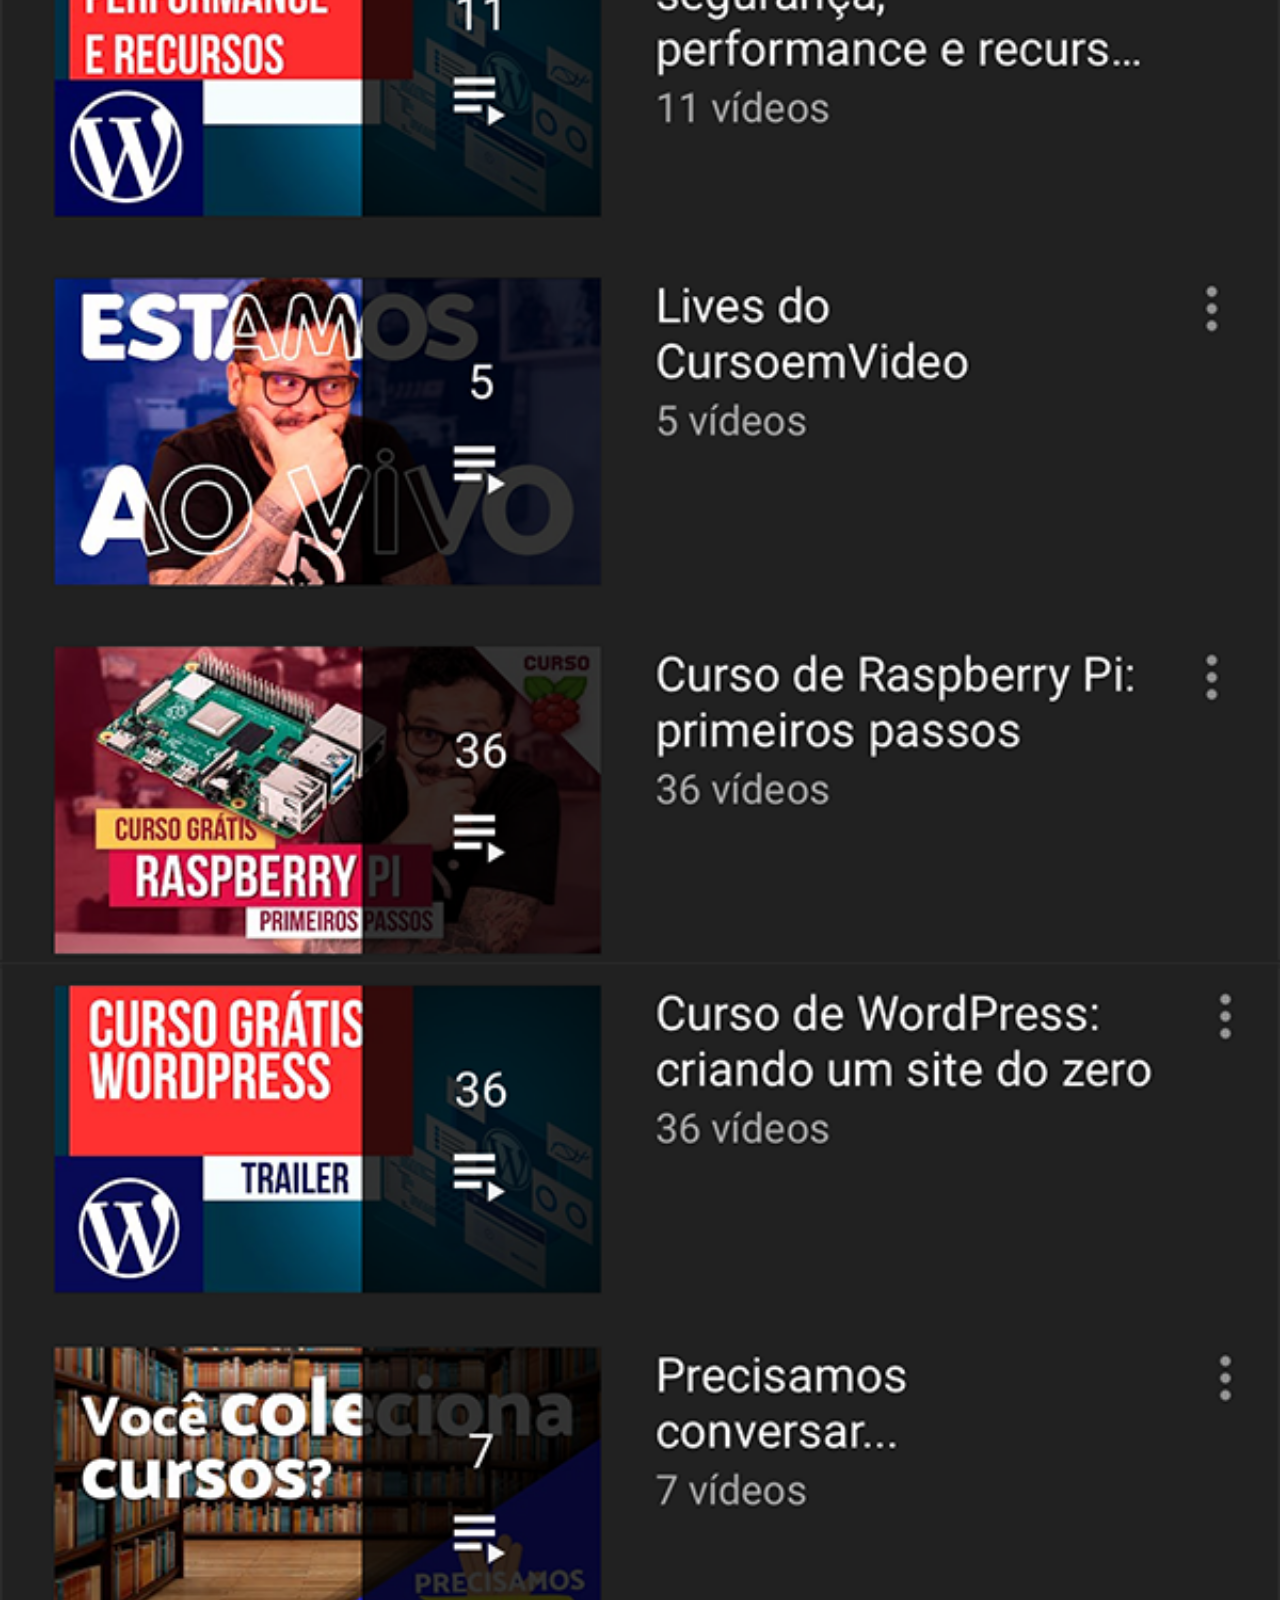
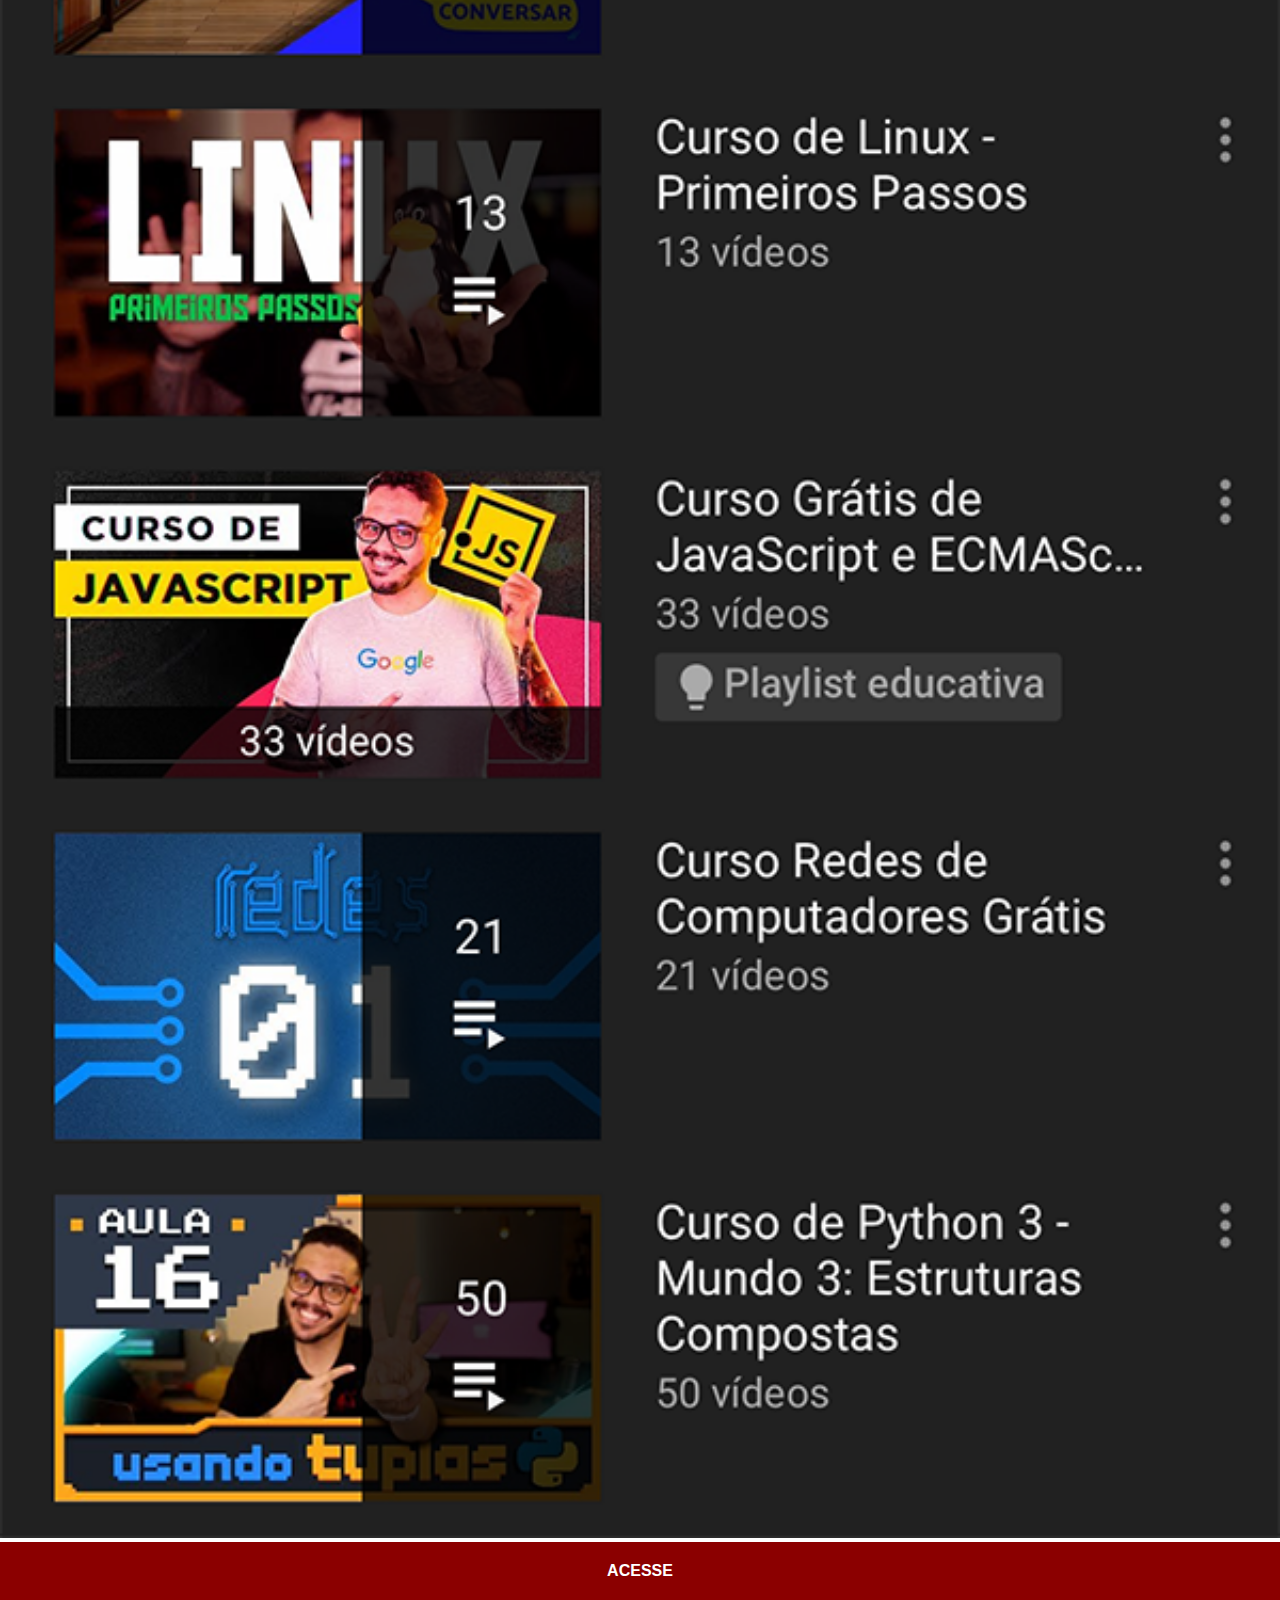
<file: youtube.html>
<!DOCTYPE html>
<html lang="pt-br">

<head>
    <meta charset="UTF-8">
    <meta name="viewport" content="width=device-width, initial-scale=1.0">
    <title>Youtube</title>
    <link rel="stylesheet" href="style/social.css">
</head>

<body>
    <img src="imagens/tela-youtube.png" alt="Youtube">
    <a href="https://www.youtube.com/c/CursoemV%C3%ADdeo" target="_blank">ACESSE</a>
</body>

</html>
</file>
<file: style/style.css>
@charset "UTF-8";

* {
    margin: 0;
    padding: 0;
    font-family: Arial, Helvetica, sans-serif;
}

html,
body {
    height: 100vh;
    width: 100vw;
    background: black;
}

body {
    background: url('../imagens/fundo-madeira.jpg') no-repeat top center;
    background-size: cover;
    background-attachment: fixed;
}

main {
    position: relative;
    height: 100vh;
}

section#telefone {
    position: absolute;
    top: 50%;
    left: 50%;
    transform: translate(-50%, -50%);

    height: 627px;
    width: 311px;
    background: url('../imagens/frame-iphone.png');
    background-repeat: no-repeat;
}

iframe#tela{
    position: relative;
    top: 80px;
    left: 22px;
    width: 267px;
    height: 470px;
}

section#redes-sociais{
    display: flex;
    flex-direction: column;
    text-align: right;
}

section#redes-sociais img{
    width: 50px;
    margin: 10px;
    border-radius: 50%;
    box-shadow: 2px 2px 5px rgba(0, 0, 0, 0.4);
    box-sizing: border-box;
}

section#redes-sociais img:hover{
    border: 2px solid rgba(255, 255, 255, 0.6);
    transform: translate(-3px, -3px);
    box-shadow: 5px 5px 10px rgba(0, 0, 0, 0.6);
    transition: transform .3s, border .1s;
}
</file>
<file: style/social.css>
@charset "UFT-8";
* {
    margin: 0px;
    padding: 0px;
    font-family: Arial, Helvetica, sans-serif;
}

::-webkit-scrollbar {
    width: 0px;
    height: 0px;
}

img {
    width: 100vw;
}

a {
    display: block;
    background: darkred;
    color: white;
    padding: 20px;
    text-align: center;
    font-weight: bolder;
    text-decoration: none;
}
a:hover{
    background: red;
}
</file>
